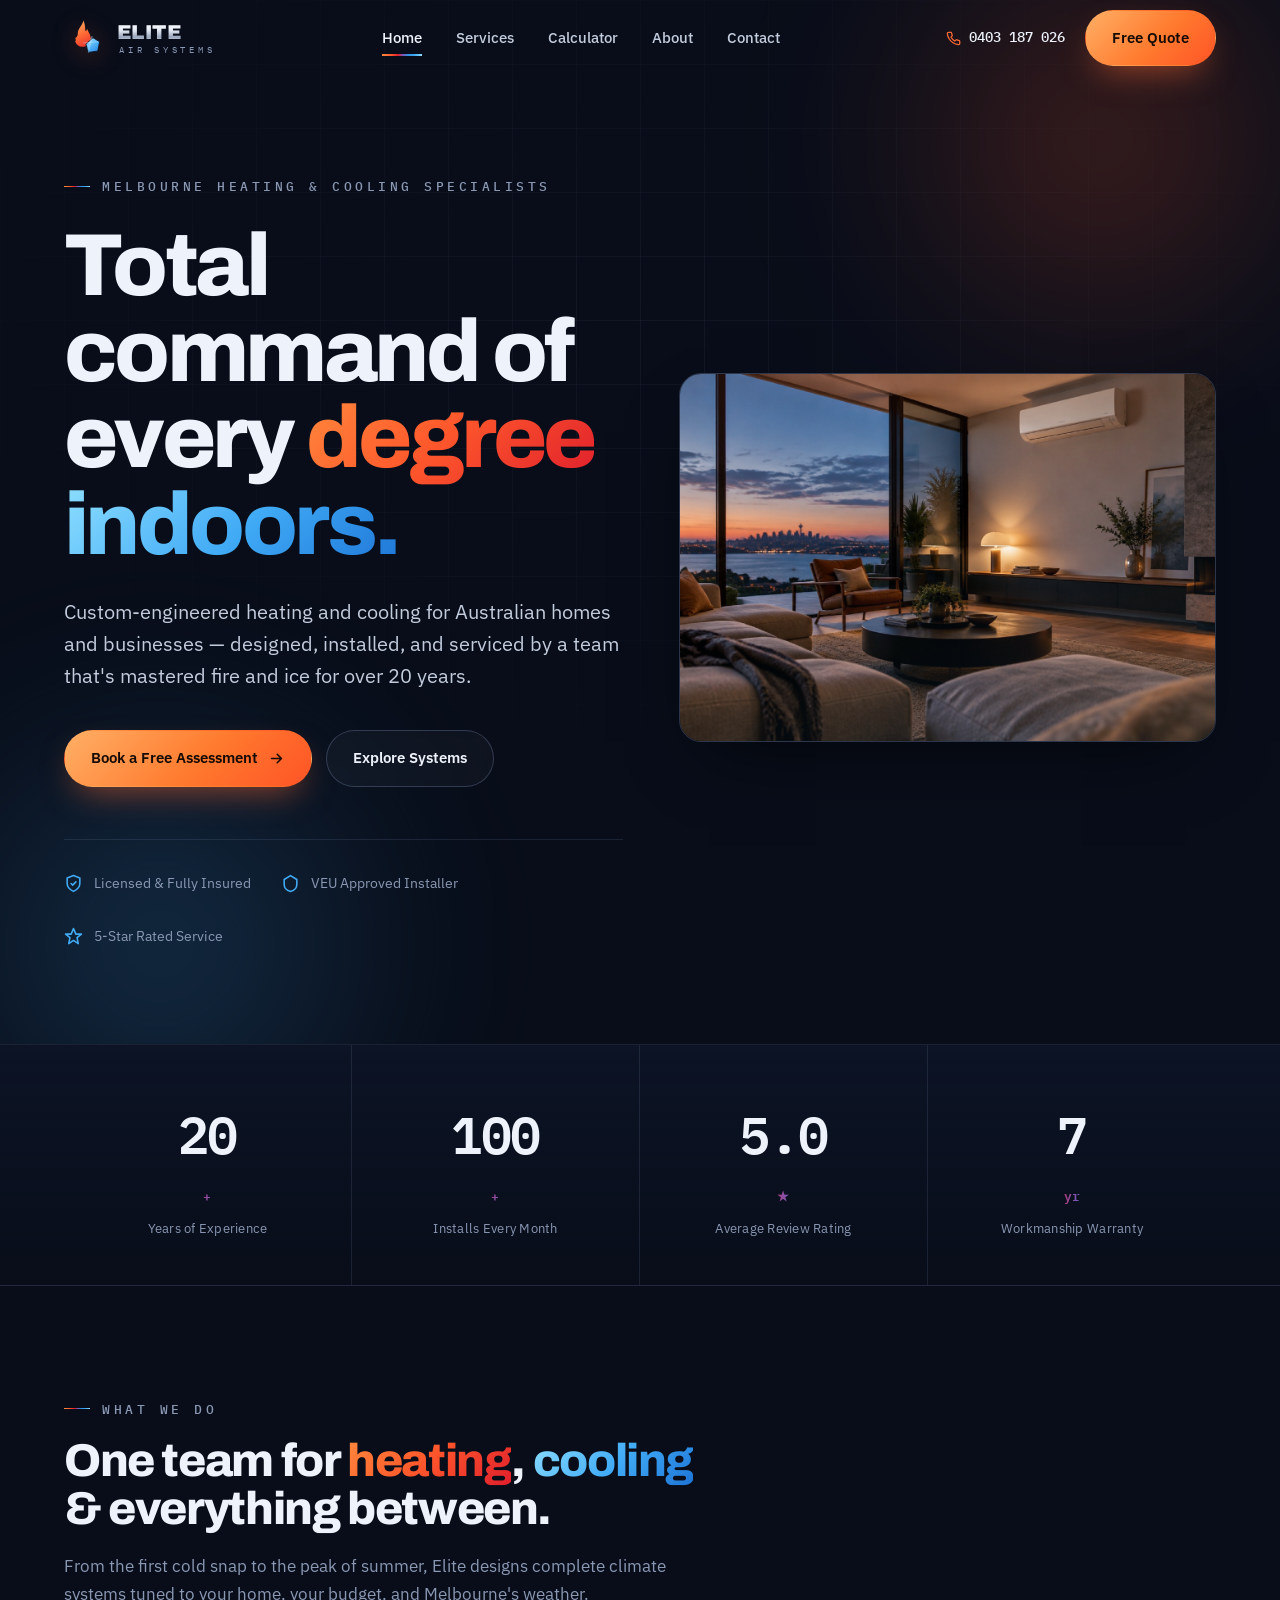
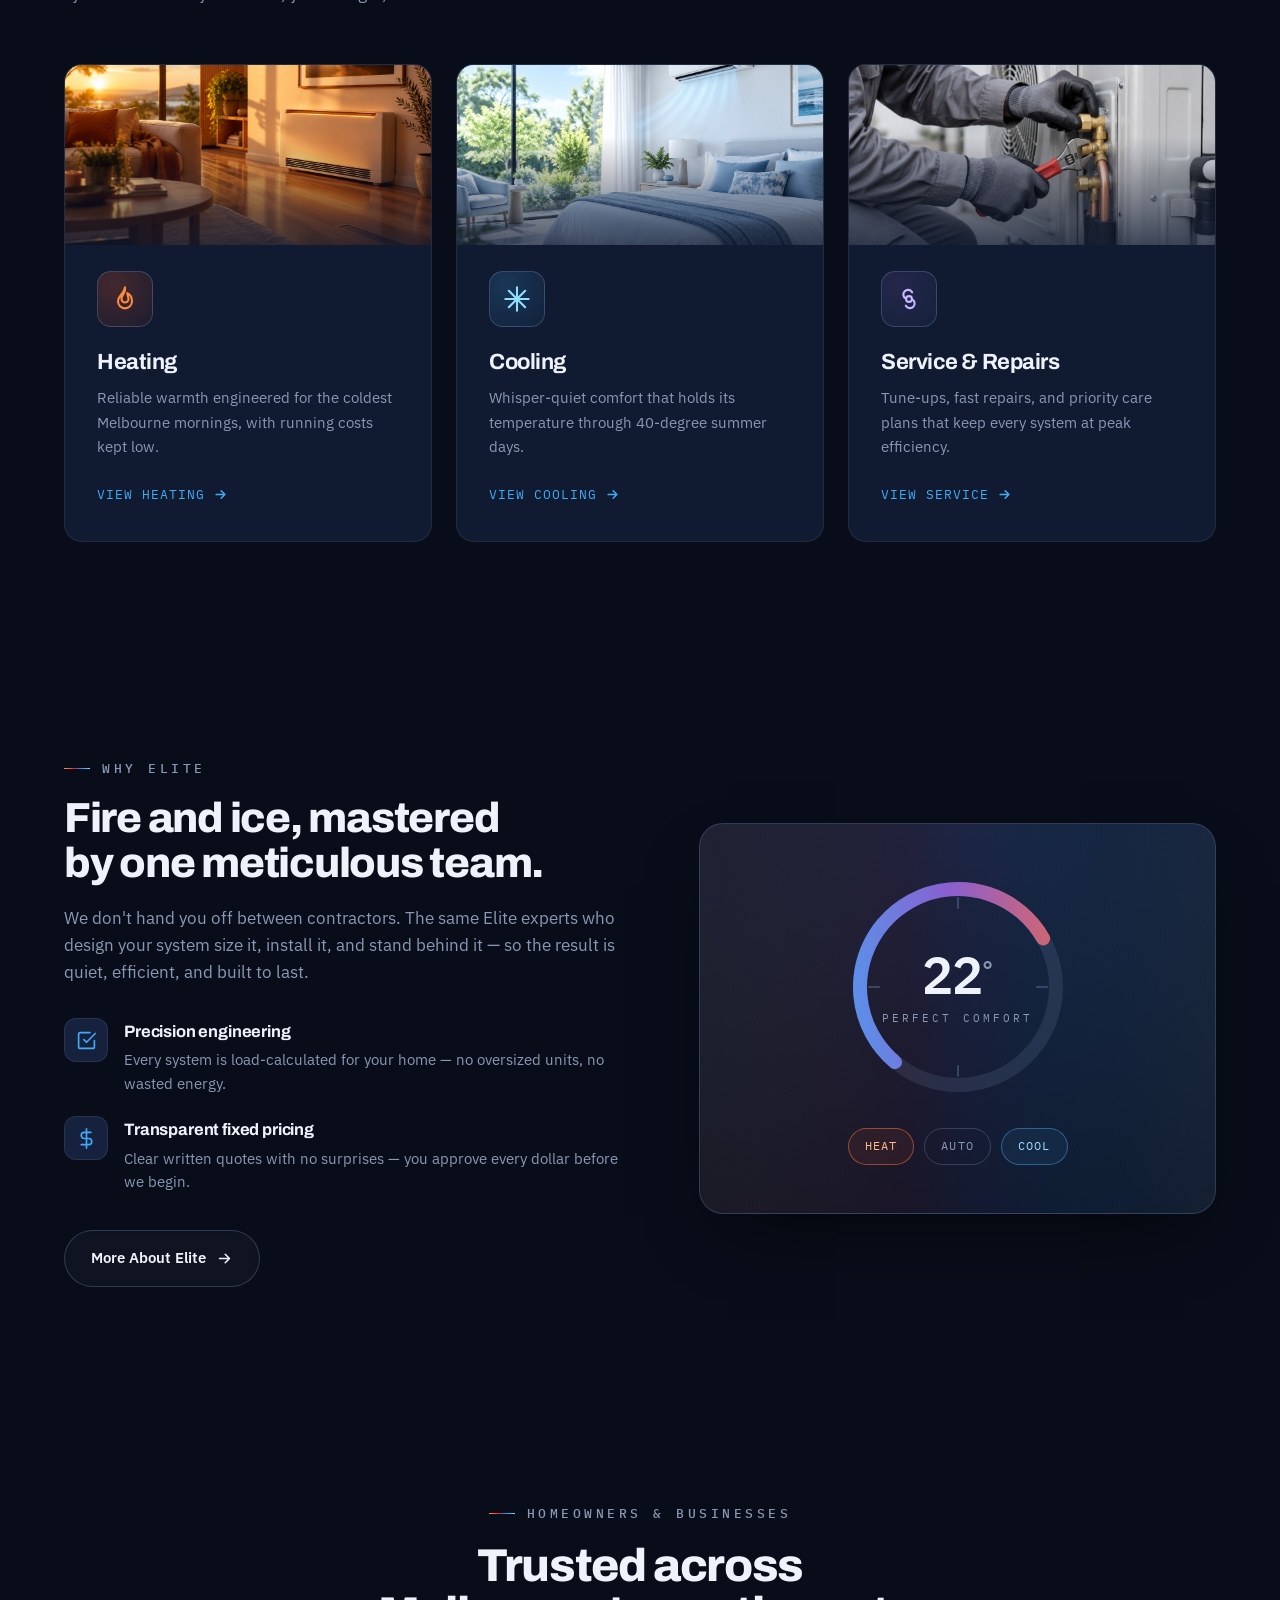
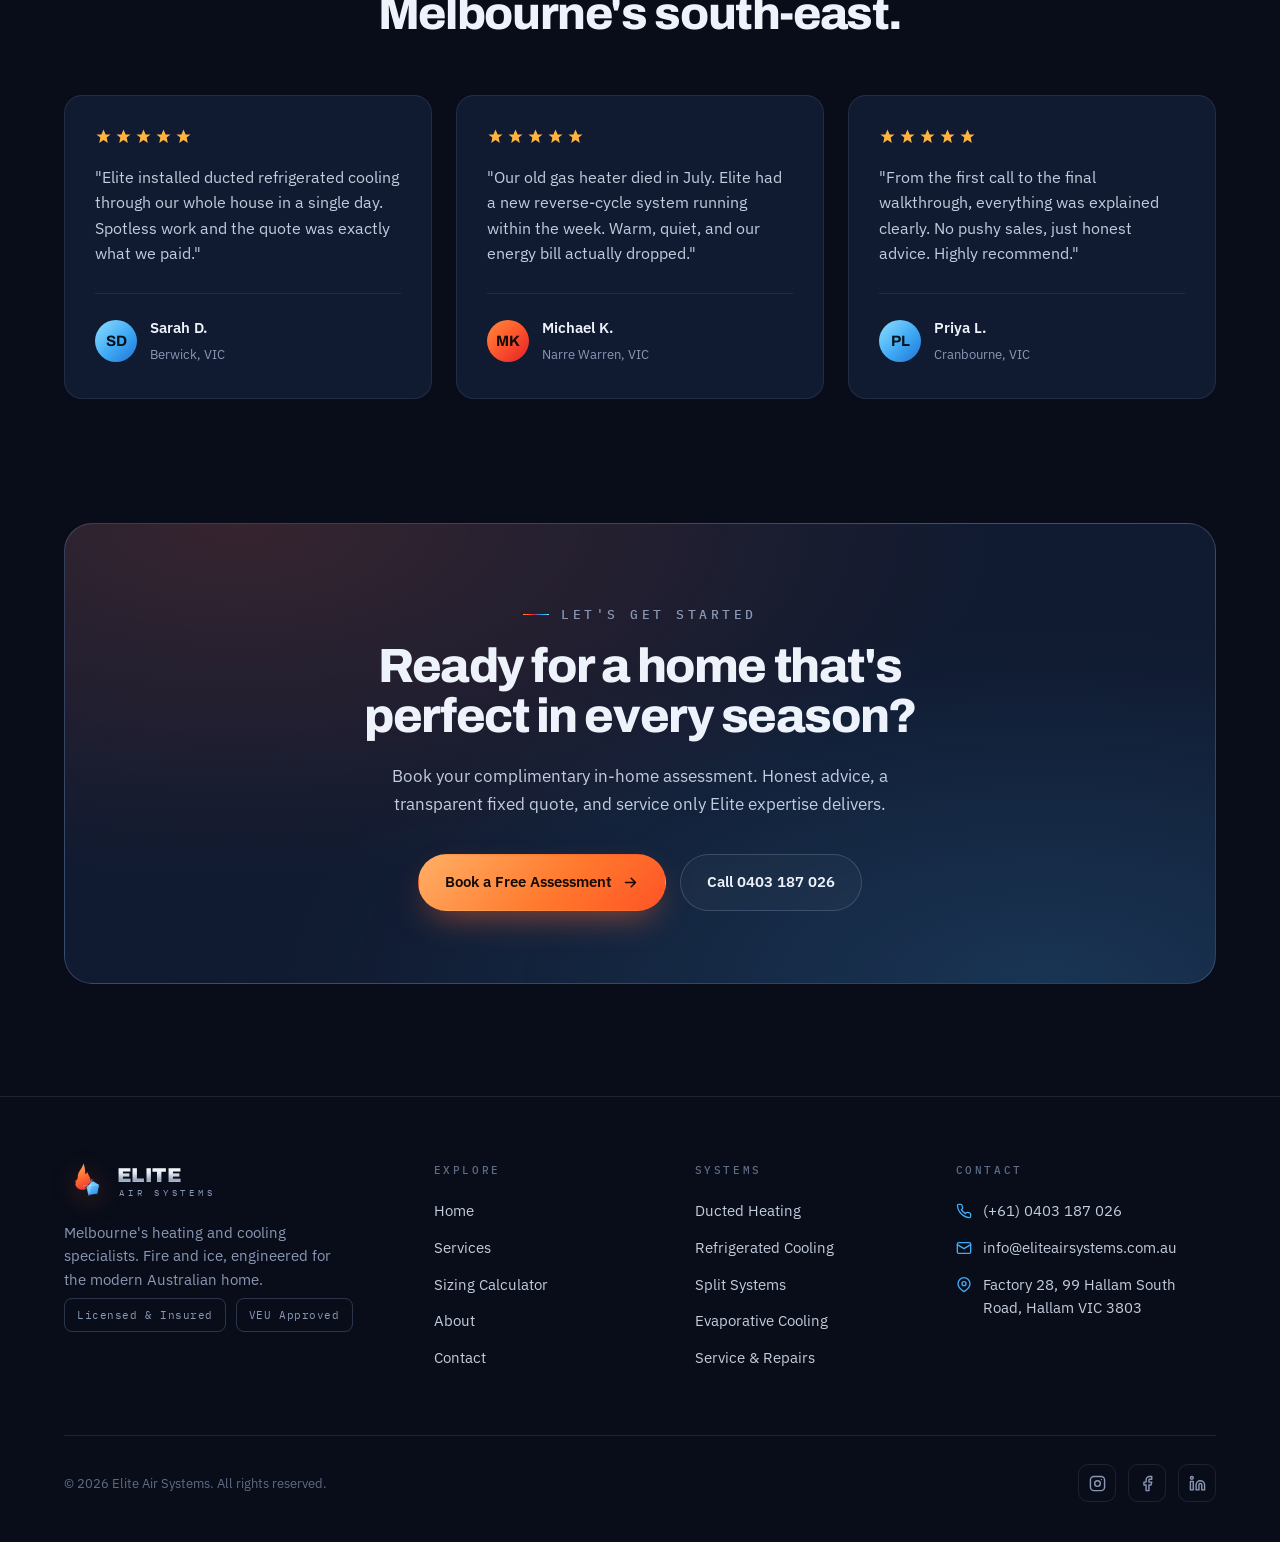
<file: index.html>
<!DOCTYPE html>
<html lang="en" class="no-js">
<head>
<meta charset="UTF-8" />
<meta name="viewport" content="width=device-width, initial-scale=1.0, viewport-fit=cover" />
<title>Elite Air Systems — Melbourne Heating &amp; Cooling</title>
<meta name="description" content="Melbourne's heating and cooling specialists. Custom-engineered HVAC systems for homes and businesses — designed, installed, and serviced by experts with 20+ years' experience." />
<link rel="preconnect" href="https://fonts.googleapis.com" />
<link rel="preconnect" href="https://fonts.gstatic.com" crossorigin />
<link href="https://fonts.googleapis.com/css2?family=Archivo:wght@500;600;700;800;900&family=IBM+Plex+Mono:wght@400;500;600&family=IBM+Plex+Sans:wght@400;500;600;700&display=swap" rel="stylesheet" />
<link rel="stylesheet" href="css/style.css" />
</head>
<body>

<header id="header">
  <div class="wrap nav">
    <a href="./" class="logo" aria-label="Elite Air Systems home">
      <svg class="logo-mark" viewBox="0 0 64 64" fill="none" xmlns="http://www.w3.org/2000/svg" aria-hidden="true">
        <defs>
          <linearGradient id="lf" x1="20" y1="4" x2="44" y2="52" gradientUnits="userSpaceOnUse"><stop stop-color="#ffb066"/><stop offset=".45" stop-color="#ff6a34"/><stop offset="1" stop-color="#e01f2c"/></linearGradient>
          <linearGradient id="li" x1="34" y1="30" x2="58" y2="60" gradientUnits="userSpaceOnUse"><stop stop-color="#bdeeff"/><stop offset=".5" stop-color="#4fb0f7"/><stop offset="1" stop-color="#1d74d6"/></linearGradient>
        </defs>
        <path d="M31 4c-2 9-9 12-9 22 0 3-2 5-4 6 1 2 1 4 0 6a13 13 0 0 0 25-4c0-8-4-11-6-17-1 4-3 5-3 2 0-6-1-11-3-15Z" fill="url(#lf)"/>
        <path d="M44 30l13 8-3 15-15 2-4-13 13-12Z" fill="url(#li)" stroke="#0b1222" stroke-width="1.4" stroke-linejoin="round"/>
        <path d="M44 30l-6 20M31 40l23-2M39 55l6-25" stroke="#d9f2ff" stroke-width="1" stroke-opacity=".55" stroke-linecap="round"/>
      </svg>
      <span class="logo-word"><b>ELITE</b><span>Air Systems</span></span>
    </a>
    <nav class="nav-links" aria-label="Primary">
      <a href="./" class="active">Home</a>
      <a href="services.html">Services</a>
      <a href="calculator.html">Calculator</a>
      <a href="about.html">About</a>
      <a href="contact.html">Contact</a>
    </nav>
    <div class="nav-cta">
      <a href="tel:+61403187026" class="nav-phone"><svg viewBox="0 0 24 24" fill="none" stroke="currentColor" stroke-width="2" stroke-linecap="round"><path d="M22 16.92v3a2 2 0 0 1-2.18 2 19.79 19.79 0 0 1-8.63-3.07 19.5 19.5 0 0 1-6-6 19.79 19.79 0 0 1-3.07-8.67A2 2 0 0 1 4.11 2h3a2 2 0 0 1 2 1.72c.13.96.36 1.9.7 2.81a2 2 0 0 1-.45 2.11L8.09 9.91a16 16 0 0 0 6 6l1.27-1.27a2 2 0 0 1 2.11-.45c.9.34 1.85.57 2.81.7A2 2 0 0 1 22 16.92Z"/></svg>0403 187 026</a>
      <a href="contact.html" class="btn btn-primary">Free Quote</a>
      <button class="hamburger" id="openMenu" aria-label="Open menu"><svg viewBox="0 0 24 24" fill="none" stroke="currentColor" stroke-width="2" stroke-linecap="round"><path d="M3 6h18M3 12h18M3 18h18"/></svg></button>
    </div>
  </div>
</header>

<div class="mobile-menu" id="mobileMenu">
  <button class="mm-close" id="closeMenu" aria-label="Close menu"><svg viewBox="0 0 24 24" fill="none" stroke="currentColor" stroke-width="2" stroke-linecap="round"><path d="M18 6 6 18M6 6l12 12"/></svg></button>
  <a href="./">Home</a>
  <a href="services.html">Services</a>
  <a href="calculator.html">Calculator</a>
  <a href="about.html">About</a>
  <a href="contact.html">Contact</a>
  <a href="contact.html" class="btn btn-primary">Get a Free Quote</a>
</div>

<!-- HERO -->
<section class="hero">
  <div class="hero-bg">
    <div class="grid-lines"></div>
    <div class="glow glow-fire"></div>
    <div class="glow glow-ice"></div>
  </div>
  <div class="wrap"><div class="hero-grid"><div class="hero-inner">
    <span class="eyebrow">Melbourne Heating &amp; Cooling Specialists</span>
    <h1>Total command of<br>every <span class="fire-text">degree</span> <span class="ice-text">indoors.</span></h1>
    <p class="lead">Custom-engineered heating and cooling for Australian homes and businesses — designed, installed, and serviced by a team that's mastered fire and ice for over 20 years.</p>
    <div class="hero-actions">
      <a href="contact.html" class="btn btn-primary">Book a Free Assessment <svg viewBox="0 0 24 24" fill="none" stroke="currentColor" stroke-width="2.2" stroke-linecap="round" stroke-linejoin="round"><path d="M5 12h14M13 6l6 6-6 6"/></svg></a>
      <a href="services.html" class="btn btn-ghost">Explore Systems</a>
    </div>
    <div class="hero-trust">
      <div class="trust-item"><svg viewBox="0 0 24 24" fill="none" stroke="currentColor" stroke-width="2" stroke-linecap="round" stroke-linejoin="round"><path d="M9 12l2 2 4-4"/><path d="M12 22s8-4 8-10V5l-8-3-8 3v7c0 6 8 10 8 10Z"/></svg> Licensed &amp; Fully Insured</div>
      <div class="trust-item"><svg viewBox="0 0 24 24" fill="none" stroke="currentColor" stroke-width="2" stroke-linecap="round" stroke-linejoin="round"><path d="M12 2 4 7v6c0 5 3.5 8 8 9 4.5-1 8-4 8-9V7l-8-5Z"/></svg> VEU Approved Installer</div>
      <div class="trust-item"><svg viewBox="0 0 24 24" fill="none" stroke="currentColor" stroke-width="2" stroke-linecap="round" stroke-linejoin="round"><path d="m12 2 3 7h7l-5.5 4.5L18 21l-6-4-6 4 1.5-7.5L2 9h7Z"/></svg> 5-Star Rated Service</div>
    </div>
    </div>
    <div class="hero-figure">
      <img src="images/hero-interior.jpg" alt="Modern Melbourne living room at dusk with a wall-mounted air conditioner and a glowing fireplace" />
    </div>
    </div></div>
</section>

<!-- STATS -->
<section class="stats">
  <div class="wrap"><div class="stats-grid">
    <div class="stat"><b>20<span class="dash">+</span></b><span>Years of Experience</span></div>
    <div class="stat"><b>100<span class="dash">+</span></b><span>Installs Every Month</span></div>
    <div class="stat"><b>5.0<span class="dash">★</span></b><span>Average Review Rating</span></div>
    <div class="stat"><b>7<span class="dash">yr</span></b><span>Workmanship Warranty</span></div>
  </div></div>
</section>

<!-- SERVICES TEASER -->
<section class="section">
  <div class="wrap">
    <div class="section-head reveal">
      <span class="eyebrow">What We Do</span>
      <h2>One team for <span class="fire-text">heating</span>, <span class="ice-text">cooling</span> &amp; everything between.</h2>
      <p>From the first cold snap to the peak of summer, Elite designs complete climate systems tuned to your home, your budget, and Melbourne's weather.</p>
    </div>
    <div class="services-grid">
      <a href="services.html#heating" class="svc fire reveal">
        <div class="svc-media"><img src="images/heating.jpg" alt="Warm modern living room with reverse-cycle heating" loading="lazy" /></div>
        <div class="svc-ico"><svg viewBox="0 0 24 24" fill="none" stroke="currentColor" stroke-width="1.8" stroke-linecap="round" stroke-linejoin="round"><path d="M12 2c1 5-3 6-3 10a3 3 0 0 0 6 0c0-2-1-3-1-5 2 1 4 3 4 7a6 6 0 1 1-12 0c0-5 5-6 6-12Z"/></svg></div>
        <h3>Heating</h3>
        <p>Reliable warmth engineered for the coldest Melbourne mornings, with running costs kept low.</p>
        <span class="svc-more">View heating <svg viewBox="0 0 24 24" fill="none" stroke="currentColor" stroke-width="2.4" stroke-linecap="round" stroke-linejoin="round"><path d="M5 12h14M13 6l6 6-6 6"/></svg></span>
      </a>
      <a href="services.html#cooling" class="svc ice reveal">
        <div class="svc-media"><img src="images/cooling.jpg" alt="Bright modern bedroom with a wall-mounted split-system air conditioner" loading="lazy" /></div>
        <div class="svc-ico"><svg viewBox="0 0 24 24" fill="none" stroke="currentColor" stroke-width="1.8" stroke-linecap="round" stroke-linejoin="round"><path d="M12 2v20M2 12h20M5 5l14 14M19 5 5 19"/></svg></div>
        <h3>Cooling</h3>
        <p>Whisper-quiet comfort that holds its temperature through 40-degree summer days.</p>
        <span class="svc-more">View cooling <svg viewBox="0 0 24 24" fill="none" stroke="currentColor" stroke-width="2.4" stroke-linecap="round" stroke-linejoin="round"><path d="M5 12h14M13 6l6 6-6 6"/></svg></span>
      </a>
      <a href="services.html#service" class="svc dual reveal">
        <div class="svc-media"><img src="images/service.jpg" alt="HVAC technician servicing an air conditioning condenser unit" loading="lazy" /></div>
        <div class="svc-ico"><svg viewBox="0 0 24 24" fill="none" stroke="currentColor" stroke-width="1.8" stroke-linecap="round" stroke-linejoin="round"><path d="M14.7 6.3a4 4 0 1 0-5.4 5.4M9.3 17.7a4 4 0 1 0 5.4-5.4"/><circle cx="12" cy="12" r="2.5"/></svg></div>
        <h3>Service &amp; Repairs</h3>
        <p>Tune-ups, fast repairs, and priority care plans that keep every system at peak efficiency.</p>
        <span class="svc-more">View service <svg viewBox="0 0 24 24" fill="none" stroke="currentColor" stroke-width="2.4" stroke-linecap="round" stroke-linejoin="round"><path d="M5 12h14M13 6l6 6-6 6"/></svg></span>
      </a>
    </div>
  </div>
</section>

<!-- WHY TEASER -->
<section class="section">
  <div class="wrap feature">
    <div class="copy reveal">
      <span class="eyebrow">Why Elite</span>
      <h2>Fire and ice, mastered by one meticulous team.</h2>
      <p>We don't hand you off between contractors. The same Elite experts who design your system size it, install it, and stand behind it — so the result is quiet, efficient, and built to last.</p>
      <ul class="feature-points">
        <li><div class="fp-ico"><svg viewBox="0 0 24 24" fill="none" stroke="currentColor" stroke-width="1.9" stroke-linecap="round" stroke-linejoin="round"><path d="M9 11l3 3L22 4"/><path d="M21 12v7a2 2 0 0 1-2 2H5a2 2 0 0 1-2-2V5a2 2 0 0 1 2-2h11"/></svg></div><div><b>Precision engineering</b><span>Every system is load-calculated for your home — no oversized units, no wasted energy.</span></div></li>
        <li><div class="fp-ico"><svg viewBox="0 0 24 24" fill="none" stroke="currentColor" stroke-width="1.9" stroke-linecap="round" stroke-linejoin="round"><path d="M12 1v22M17 5H9.5a3.5 3.5 0 0 0 0 7h5a3.5 3.5 0 0 1 0 7H6"/></svg></div><div><b>Transparent fixed pricing</b><span>Clear written quotes with no surprises — you approve every dollar before we begin.</span></div></li>
      </ul>
      <a href="about.html" class="btn btn-ghost">More About Elite <svg viewBox="0 0 24 24" fill="none" stroke="currentColor" stroke-width="2.2" stroke-linecap="round" stroke-linejoin="round"><path d="M5 12h14M13 6l6 6-6 6"/></svg></a>
    </div>
    <div class="dial-panel reveal">
      <div class="dial-wrap">
        <svg viewBox="0 0 230 230" width="230" height="230" aria-hidden="true">
          <defs><linearGradient id="ring" x1="0" y1="0" x2="230" y2="230" gradientUnits="userSpaceOnUse"><stop stop-color="#ff6a34"/><stop offset=".5" stop-color="#8a5fd0"/><stop offset="1" stop-color="#42abf6"/></linearGradient></defs>
          <circle cx="115" cy="115" r="98" fill="none" stroke="rgba(140,160,200,.14)" stroke-width="14"/>
          <circle cx="115" cy="115" r="98" fill="none" stroke="url(#ring)" stroke-width="14" stroke-linecap="round" stroke-dasharray="462" stroke-dashoffset="120" transform="rotate(130 115 115)"/>
          <g stroke="rgba(140,160,200,.3)" stroke-width="2" stroke-linecap="round"><line x1="115" y1="26" x2="115" y2="36"/><line x1="204" y1="115" x2="194" y2="115"/><line x1="115" y1="204" x2="115" y2="194"/><line x1="26" y1="115" x2="36" y2="115"/></g>
        </svg>
        <div class="dial-read"><div class="temp">22<sup>°</sup></div><div class="label">Perfect Comfort</div></div>
      </div>
      <div class="dial-modes"><span class="mode-chip active-fire">Heat</span><span class="mode-chip">Auto</span><span class="mode-chip active-ice">Cool</span></div>
    </div>
  </div>
</section>

<!-- REVIEWS TEASER -->
<section class="section">
  <div class="wrap">
    <div class="section-head center reveal">
      <span class="eyebrow center">Homeowners &amp; Businesses</span>
      <h2>Trusted across Melbourne's south-east.</h2>
    </div>
    <div class="reviews-grid">
      <article class="review reveal"><div class="stars"><svg viewBox="0 0 24 24" fill="currentColor"><path d="m12 2 3 7h7l-5.5 4.5L18 21l-6-4-6 4 1.5-7.5L2 9h7Z"/></svg><svg viewBox="0 0 24 24" fill="currentColor"><path d="m12 2 3 7h7l-5.5 4.5L18 21l-6-4-6 4 1.5-7.5L2 9h7Z"/></svg><svg viewBox="0 0 24 24" fill="currentColor"><path d="m12 2 3 7h7l-5.5 4.5L18 21l-6-4-6 4 1.5-7.5L2 9h7Z"/></svg><svg viewBox="0 0 24 24" fill="currentColor"><path d="m12 2 3 7h7l-5.5 4.5L18 21l-6-4-6 4 1.5-7.5L2 9h7Z"/></svg><svg viewBox="0 0 24 24" fill="currentColor"><path d="m12 2 3 7h7l-5.5 4.5L18 21l-6-4-6 4 1.5-7.5L2 9h7Z"/></svg></div><p>"Elite installed ducted refrigerated cooling through our whole house in a single day. Spotless work and the quote was exactly what we paid."</p><div class="who"><div class="avatar">SD</div><div><b>Sarah D.</b><span>Berwick, VIC</span></div></div></article>
      <article class="review reveal"><div class="stars"><svg viewBox="0 0 24 24" fill="currentColor"><path d="m12 2 3 7h7l-5.5 4.5L18 21l-6-4-6 4 1.5-7.5L2 9h7Z"/></svg><svg viewBox="0 0 24 24" fill="currentColor"><path d="m12 2 3 7h7l-5.5 4.5L18 21l-6-4-6 4 1.5-7.5L2 9h7Z"/></svg><svg viewBox="0 0 24 24" fill="currentColor"><path d="m12 2 3 7h7l-5.5 4.5L18 21l-6-4-6 4 1.5-7.5L2 9h7Z"/></svg><svg viewBox="0 0 24 24" fill="currentColor"><path d="m12 2 3 7h7l-5.5 4.5L18 21l-6-4-6 4 1.5-7.5L2 9h7Z"/></svg><svg viewBox="0 0 24 24" fill="currentColor"><path d="m12 2 3 7h7l-5.5 4.5L18 21l-6-4-6 4 1.5-7.5L2 9h7Z"/></svg></div><p>"Our old gas heater died in July. Elite had a new reverse-cycle system running within the week. Warm, quiet, and our energy bill actually dropped."</p><div class="who"><div class="avatar">MK</div><div><b>Michael K.</b><span>Narre Warren, VIC</span></div></div></article>
      <article class="review reveal"><div class="stars"><svg viewBox="0 0 24 24" fill="currentColor"><path d="m12 2 3 7h7l-5.5 4.5L18 21l-6-4-6 4 1.5-7.5L2 9h7Z"/></svg><svg viewBox="0 0 24 24" fill="currentColor"><path d="m12 2 3 7h7l-5.5 4.5L18 21l-6-4-6 4 1.5-7.5L2 9h7Z"/></svg><svg viewBox="0 0 24 24" fill="currentColor"><path d="m12 2 3 7h7l-5.5 4.5L18 21l-6-4-6 4 1.5-7.5L2 9h7Z"/></svg><svg viewBox="0 0 24 24" fill="currentColor"><path d="m12 2 3 7h7l-5.5 4.5L18 21l-6-4-6 4 1.5-7.5L2 9h7Z"/></svg><svg viewBox="0 0 24 24" fill="currentColor"><path d="m12 2 3 7h7l-5.5 4.5L18 21l-6-4-6 4 1.5-7.5L2 9h7Z"/></svg></div><p>"From the first call to the final walkthrough, everything was explained clearly. No pushy sales, just honest advice. Highly recommend."</p><div class="who"><div class="avatar">PL</div><div><b>Priya L.</b><span>Cranbourne, VIC</span></div></div></article>
    </div>
  </div>
</section>

<!-- CTA -->
<section class="section" style="padding-top:20px;">
  <div class="wrap"><div class="cta-band reveal">
    <span class="eyebrow center">Let's Get Started</span>
    <h2>Ready for a home that's perfect in every season?</h2>
    <p>Book your complimentary in-home assessment. Honest advice, a transparent fixed quote, and service only Elite expertise delivers.</p>
    <div class="hero-actions">
      <a href="contact.html" class="btn btn-primary">Book a Free Assessment <svg viewBox="0 0 24 24" fill="none" stroke="currentColor" stroke-width="2.2" stroke-linecap="round" stroke-linejoin="round"><path d="M5 12h14M13 6l6 6-6 6"/></svg></a>
      <a href="tel:+61403187026" class="btn btn-ghost">Call 0403 187 026</a>
    </div>
  </div></div>
</section>

<!-- FOOTER -->
<footer>
  <div class="wrap">
    <div class="foot-grid">
      <div class="foot-brand">
        <a href="./" class="logo" aria-label="Elite Air Systems home">
          <svg class="logo-mark" viewBox="0 0 64 64" fill="none" xmlns="http://www.w3.org/2000/svg" aria-hidden="true">
            <defs><linearGradient id="lf2" x1="20" y1="4" x2="44" y2="52" gradientUnits="userSpaceOnUse"><stop stop-color="#ffb066"/><stop offset=".45" stop-color="#ff6a34"/><stop offset="1" stop-color="#e01f2c"/></linearGradient><linearGradient id="li2" x1="34" y1="30" x2="58" y2="60" gradientUnits="userSpaceOnUse"><stop stop-color="#bdeeff"/><stop offset=".5" stop-color="#4fb0f7"/><stop offset="1" stop-color="#1d74d6"/></linearGradient></defs>
            <path d="M31 4c-2 9-9 12-9 22 0 3-2 5-4 6 1 2 1 4 0 6a13 13 0 0 0 25-4c0-8-4-11-6-17-1 4-3 5-3 2 0-6-1-11-3-15Z" fill="url(#lf2)"/>
            <path d="M44 30l13 8-3 15-15 2-4-13 13-12Z" fill="url(#li2)" stroke="#0b1222" stroke-width="1.4" stroke-linejoin="round"/>
            <path d="M44 30l-6 20M31 40l23-2M39 55l6-25" stroke="#d9f2ff" stroke-width="1" stroke-opacity=".55" stroke-linecap="round"/>
          </svg>
          <span class="logo-word"><b>ELITE</b><span>Air Systems</span></span>
        </a>
        <p>Melbourne's heating and cooling specialists. Fire and ice, engineered for the modern Australian home.</p>
        <div class="foot-badges"><span class="badge">Licensed &amp; Insured</span><span class="badge">VEU Approved</span></div>
      </div>
      <div class="foot-col"><h5>Explore</h5><a href="./">Home</a><a href="services.html">Services</a><a href="calculator.html">Sizing Calculator</a><a href="about.html">About</a><a href="contact.html">Contact</a></div>
      <div class="foot-col"><h5>Systems</h5><a href="services.html#heating">Ducted Heating</a><a href="services.html#cooling">Refrigerated Cooling</a><a href="services.html#cooling">Split Systems</a><a href="services.html#cooling">Evaporative Cooling</a><a href="services.html#service">Service &amp; Repairs</a></div>
      <div class="foot-col foot-contact"><h5>Contact</h5>
        <a href="tel:+61403187026"><svg viewBox="0 0 24 24" fill="none" stroke="currentColor" stroke-width="2" stroke-linecap="round" stroke-linejoin="round"><path d="M22 16.92v3a2 2 0 0 1-2.18 2 19.79 19.79 0 0 1-8.63-3.07 19.5 19.5 0 0 1-6-6 19.79 19.79 0 0 1-3.07-8.67A2 2 0 0 1 4.11 2h3a2 2 0 0 1 2 1.72c.13.96.36 1.9.7 2.81a2 2 0 0 1-.45 2.11L8.09 9.91a16 16 0 0 0 6 6l1.27-1.27a2 2 0 0 1 2.11-.45c.9.34 1.85.57 2.81.7A2 2 0 0 1 22 16.92Z"/></svg> (+61) 0403 187 026</a>
        <a href="mailto:info@eliteairsystems.com.au"><svg viewBox="0 0 24 24" fill="none" stroke="currentColor" stroke-width="2" stroke-linecap="round" stroke-linejoin="round"><rect x="2" y="4" width="20" height="16" rx="2"/><path d="m22 7-10 6L2 7"/></svg> info@eliteairsystems.com.au</a>
        <a href="https://maps.google.com/?q=99+Hallam+South+Road+Hallam+VIC+3803" target="_blank" rel="noopener"><svg viewBox="0 0 24 24" fill="none" stroke="currentColor" stroke-width="2" stroke-linecap="round" stroke-linejoin="round"><path d="M21 10c0 6-9 12-9 12s-9-6-9-12a9 9 0 0 1 18 0Z"/><circle cx="12" cy="10" r="3"/></svg> Factory 28, 99 Hallam South Road, Hallam VIC 3803</a>
      </div>
    </div>
    <div class="foot-bottom">
      <p>© 2026 Elite Air Systems. All rights reserved.</p>
      <div class="socials">
        <a href="#" aria-label="Instagram"><svg viewBox="0 0 24 24" fill="none" stroke="currentColor" stroke-width="2"><rect x="2" y="2" width="20" height="20" rx="5"/><circle cx="12" cy="12" r="4"/><circle cx="17.5" cy="6.5" r="1" fill="currentColor" stroke="none"/></svg></a>
        <a href="#" aria-label="Facebook"><svg viewBox="0 0 24 24" fill="none" stroke="currentColor" stroke-width="2" stroke-linecap="round" stroke-linejoin="round"><path d="M18 2h-3a5 5 0 0 0-5 5v3H7v4h3v8h4v-8h3l1-4h-4V7a1 1 0 0 1 1-1h3Z"/></svg></a>
        <a href="#" aria-label="LinkedIn"><svg viewBox="0 0 24 24" fill="none" stroke="currentColor" stroke-width="2" stroke-linecap="round" stroke-linejoin="round"><path d="M16 8a6 6 0 0 1 6 6v7h-4v-7a2 2 0 0 0-4 0v7h-4v-7a6 6 0 0 1 6-6ZM2 9h4v12H2zM4 2a2 2 0 1 0 0 4 2 2 0 0 0 0-4Z"/></svg></a>
      </div>
    </div>
  </div>
</footer>

<script src="js/main.js"></script>
</body>
</html>
</file>
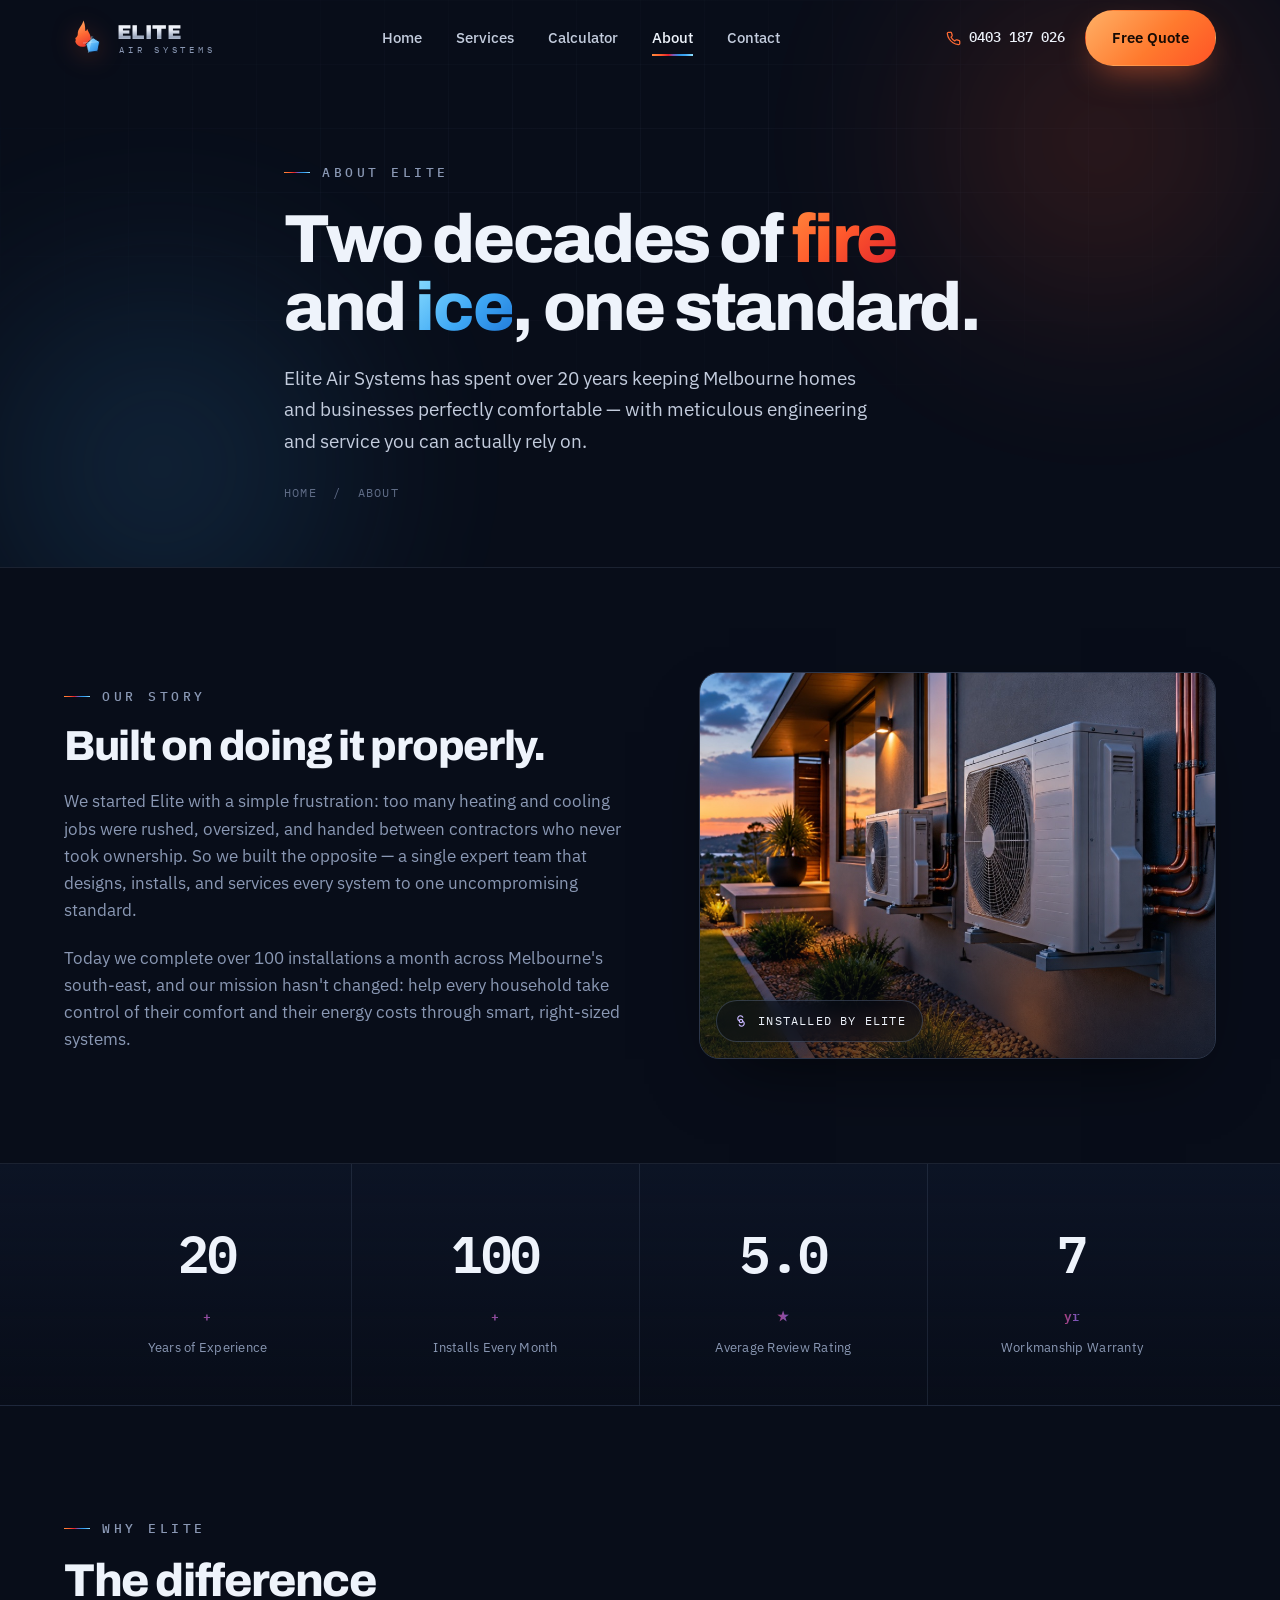
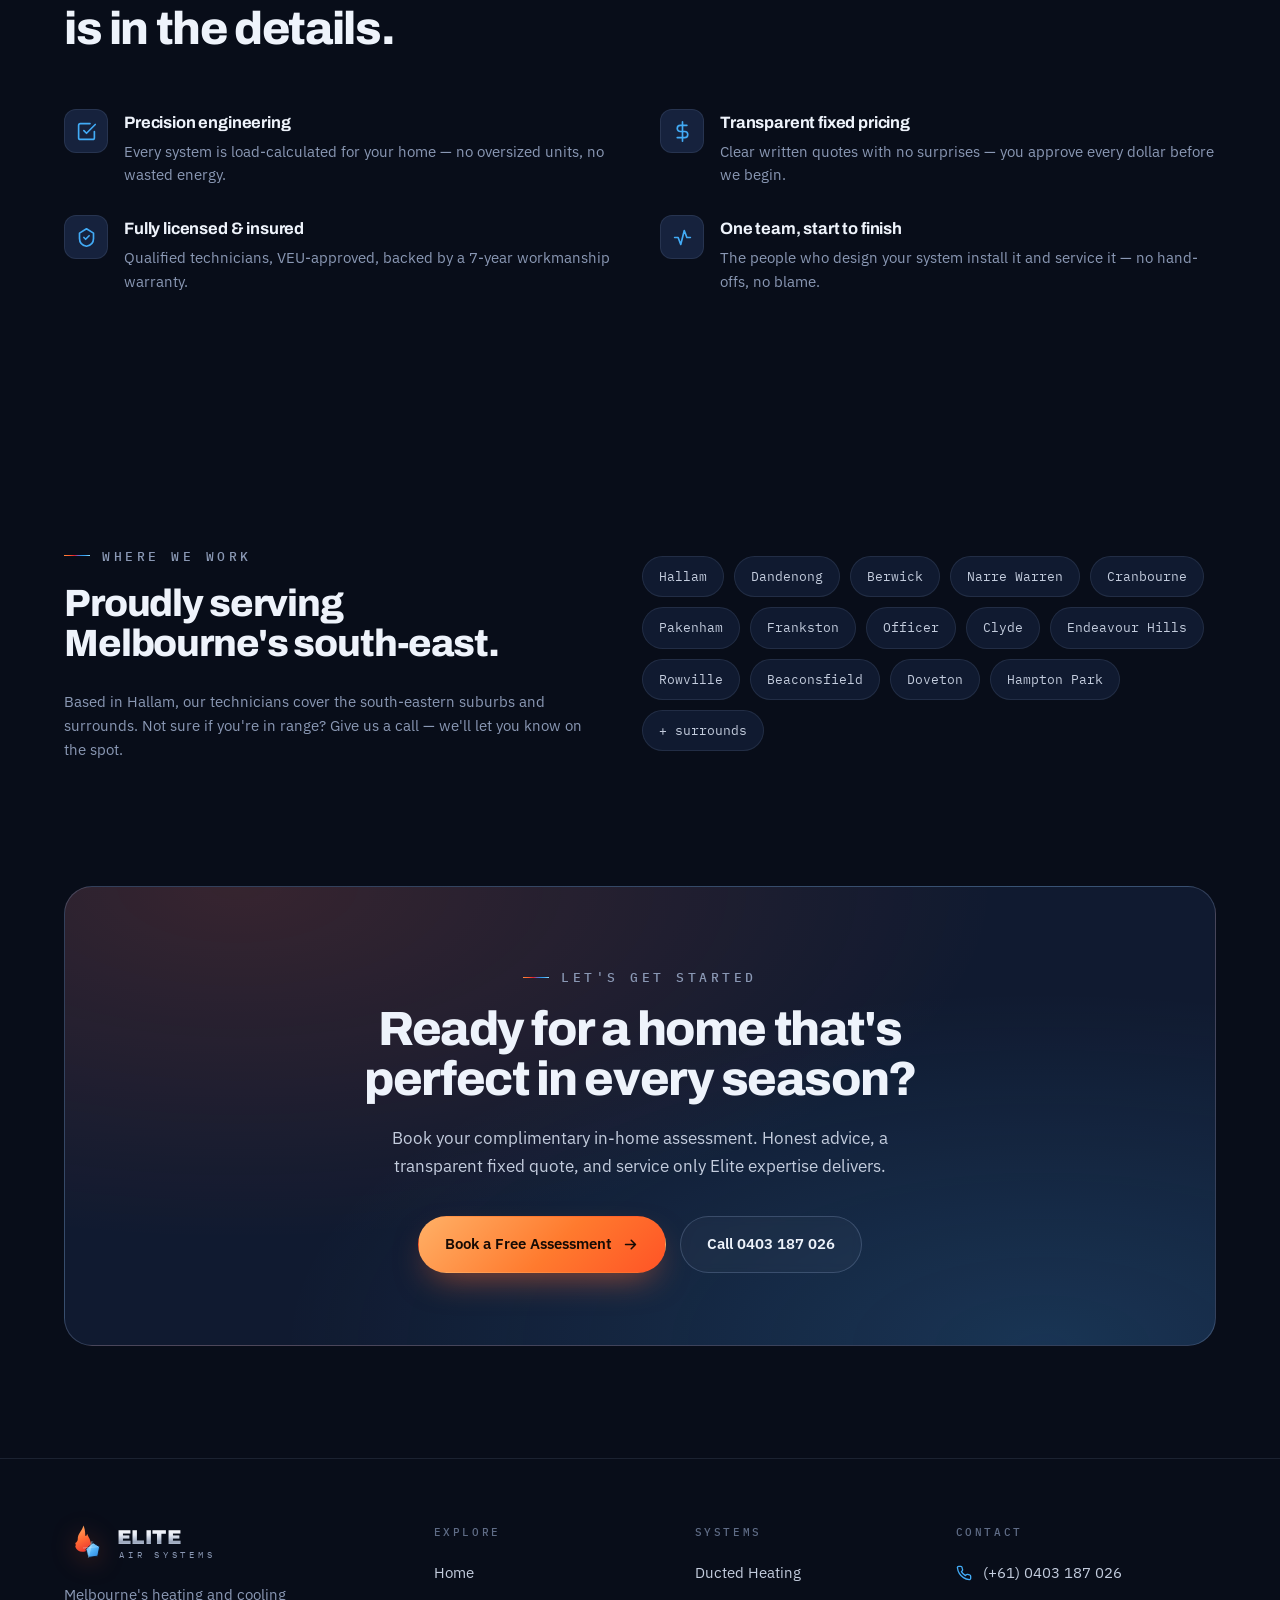
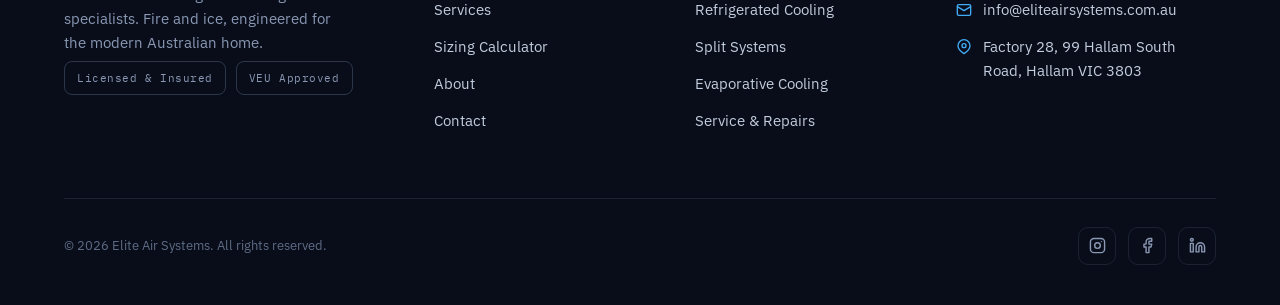
<file: about.html>
<!DOCTYPE html>
<html lang="en" class="no-js">
<head>
<meta charset="UTF-8" />
<meta name="viewport" content="width=device-width, initial-scale=1.0, viewport-fit=cover" />
<title>About — Elite Air Systems</title>
<meta name="description" content="Over 20 years keeping Melbourne comfortable. Meet Elite Air Systems — one expert team designing, installing and servicing heating and cooling to a single high standard." />
<link rel="preconnect" href="https://fonts.googleapis.com" />
<link rel="preconnect" href="https://fonts.gstatic.com" crossorigin />
<link href="https://fonts.googleapis.com/css2?family=Archivo:wght@500;600;700;800;900&family=IBM+Plex+Mono:wght@400;500;600&family=IBM+Plex+Sans:wght@400;500;600;700&display=swap" rel="stylesheet" />
<link rel="stylesheet" href="css/style.css" />
</head>
<body>

<header id="header">
  <div class="wrap nav">
    <a href="index.html" class="logo" aria-label="Elite Air Systems home">
      <svg class="logo-mark" viewBox="0 0 64 64" fill="none" xmlns="http://www.w3.org/2000/svg" aria-hidden="true">
        <defs>
          <linearGradient id="hf" x1="20" y1="4" x2="44" y2="52" gradientUnits="userSpaceOnUse"><stop stop-color="#ffb066"/><stop offset=".45" stop-color="#ff6a34"/><stop offset="1" stop-color="#e01f2c"/></linearGradient>
          <linearGradient id="hi" x1="34" y1="30" x2="58" y2="60" gradientUnits="userSpaceOnUse"><stop stop-color="#bdeeff"/><stop offset=".5" stop-color="#4fb0f7"/><stop offset="1" stop-color="#1d74d6"/></linearGradient>
        </defs>
        <path d="M31 4c-2 9-9 12-9 22 0 3-2 5-4 6 1 2 1 4 0 6a13 13 0 0 0 25-4c0-8-4-11-6-17-1 4-3 5-3 2 0-6-1-11-3-15Z" fill="url(#hf)"/>
        <path d="M44 30l13 8-3 15-15 2-4-13 13-12Z" fill="url(#hi)" stroke="#0b1222" stroke-width="1.4" stroke-linejoin="round"/>
        <path d="M44 30l-6 20M31 40l23-2M39 55l6-25" stroke="#d9f2ff" stroke-width="1" stroke-opacity=".55" stroke-linecap="round"/>
      </svg>
      <span class="logo-word"><b>ELITE</b><span>Air Systems</span></span>
    </a>
    <nav class="nav-links" aria-label="Primary">
      <a href="index.html">Home</a>
      <a href="services.html">Services</a>
      <a href="calculator.html">Calculator</a>
      <a href="about.html" class="active">About</a>
      <a href="contact.html">Contact</a>
    </nav>
    <div class="nav-cta">
      <a href="tel:+61403187026" class="nav-phone"><svg viewBox="0 0 24 24" fill="none" stroke="currentColor" stroke-width="2" stroke-linecap="round"><path d="M22 16.92v3a2 2 0 0 1-2.18 2 19.79 19.79 0 0 1-8.63-3.07 19.5 19.5 0 0 1-6-6 19.79 19.79 0 0 1-3.07-8.67A2 2 0 0 1 4.11 2h3a2 2 0 0 1 2 1.72c.13.96.36 1.9.7 2.81a2 2 0 0 1-.45 2.11L8.09 9.91a16 16 0 0 0 6 6l1.27-1.27a2 2 0 0 1 2.11-.45c.9.34 1.85.57 2.81.7A2 2 0 0 1 22 16.92Z"/></svg>0403 187 026</a>
      <a href="contact.html" class="btn btn-primary">Free Quote</a>
      <button class="hamburger" id="openMenu" aria-label="Open menu"><svg viewBox="0 0 24 24" fill="none" stroke="currentColor" stroke-width="2" stroke-linecap="round"><path d="M3 6h18M3 12h18M3 18h18"/></svg></button>
    </div>
  </div>
</header>

<div class="mobile-menu" id="mobileMenu">
  <button class="mm-close" id="closeMenu" aria-label="Close menu"><svg viewBox="0 0 24 24" fill="none" stroke="currentColor" stroke-width="2" stroke-linecap="round"><path d="M18 6 6 18M6 6l12 12"/></svg></button>
  <a href="index.html">Home</a>
  <a href="services.html">Services</a>
  <a href="calculator.html">Calculator</a>
  <a href="about.html">About</a>
  <a href="contact.html">Contact</a>
  <a href="contact.html" class="btn btn-primary">Get a Free Quote</a>
</div>

<section class="page-hero">
  <div class="hero-bg"><div class="grid-lines"></div><div class="glow glow-fire"></div><div class="glow glow-ice"></div></div>
  <div class="wrap page-hero-inner">
    <span class="eyebrow">About Elite</span>
    <h1>Two decades of <span class="fire-text">fire</span> and <span class="ice-text">ice</span>, one standard.</h1>
    <p>Elite Air Systems has spent over 20 years keeping Melbourne homes and businesses perfectly comfortable — with meticulous engineering and service you can actually rely on.</p>
    <div class="crumbs"><a href="index.html">Home</a> &nbsp;/&nbsp; About</div>
  </div>
</section><section class="section">
  <div class="wrap feature">
    <div class="copy reveal">
      <span class="eyebrow">Our Story</span>
      <h2>Built on doing it properly.</h2>
      <p>We started Elite with a simple frustration: too many heating and cooling jobs were rushed, oversized, and handed between contractors who never took ownership. So we built the opposite — a single expert team that designs, installs, and services every system to one uncompromising standard.</p>
      <p>Today we complete over 100 installations a month across Melbourne's south-east, and our mission hasn't changed: help every household take control of their comfort and their energy costs through smart, right-sized systems.</p>
    </div>
    <div class="media-panel reveal">
      <img src="images/outdoor-units.jpg" alt="Neatly installed outdoor air-conditioning condenser units on a modern home" loading="lazy" />
      <span class="media-tag dual"><svg viewBox="0 0 24 24" fill="none" stroke="currentColor" stroke-width="1.8" stroke-linecap="round" stroke-linejoin="round"><path d="M14.7 6.3a4 4 0 1 0-5.4 5.4M9.3 17.7a4 4 0 1 0 5.4-5.4"/><circle cx="12" cy="12" r="2.5"/></svg> Installed by Elite</span>
    </div>
  </div>
</section><section class="stats"><div class="wrap"><div class="stats-grid">
    <div class="stat"><b>20<span class="dash">+</span></b><span>Years of Experience</span></div>
    <div class="stat"><b>100<span class="dash">+</span></b><span>Installs Every Month</span></div>
    <div class="stat"><b>5.0<span class="dash">&#9733;</span></b><span>Average Review Rating</span></div>
    <div class="stat"><b>7<span class="dash">yr</span></b><span>Workmanship Warranty</span></div>
</div></div></section><section class="section">
  <div class="wrap">
    <div class="section-head reveal"><span class="eyebrow">Why Elite</span><h2>The difference is in the details.</h2></div>
    <ul class="feature-points reveal" style="grid-template-columns:1fr 1fr;gap:28px 40px;">
      <li><div class="fp-ico"><svg viewBox="0 0 24 24" fill="none" stroke="currentColor" stroke-width="1.9" stroke-linecap="round" stroke-linejoin="round"><path d="M9 11l3 3L22 4"/><path d="M21 12v7a2 2 0 0 1-2 2H5a2 2 0 0 1-2-2V5a2 2 0 0 1 2-2h11"/></svg></div><div><b>Precision engineering</b><span>Every system is load-calculated for your home — no oversized units, no wasted energy.</span></div></li>
      <li><div class="fp-ico"><svg viewBox="0 0 24 24" fill="none" stroke="currentColor" stroke-width="1.9" stroke-linecap="round" stroke-linejoin="round"><path d="M12 1v22M17 5H9.5a3.5 3.5 0 0 0 0 7h5a3.5 3.5 0 0 1 0 7H6"/></svg></div><div><b>Transparent fixed pricing</b><span>Clear written quotes with no surprises — you approve every dollar before we begin.</span></div></li>
      <li><div class="fp-ico"><svg viewBox="0 0 24 24" fill="none" stroke="currentColor" stroke-width="1.9" stroke-linecap="round" stroke-linejoin="round"><path d="M12 2 4 7v6c0 5 3.5 8 8 9 4.5-1 8-4 8-9V7l-8-5Z"/><path d="M9 12l2 2 4-4"/></svg></div><div><b>Fully licensed &amp; insured</b><span>Qualified technicians, VEU-approved, backed by a 7-year workmanship warranty.</span></div></li>
      <li><div class="fp-ico"><svg viewBox="0 0 24 24" fill="none" stroke="currentColor" stroke-width="1.9" stroke-linecap="round" stroke-linejoin="round"><path d="M3 12h4l3 8 4-16 3 8h4"/></svg></div><div><b>One team, start to finish</b><span>The people who design your system install it and service it — no hand-offs, no blame.</span></div></li>
    </ul>
  </div>
</section><section class="section">
  <div class="wrap area">
    <div class="reveal">
      <span class="eyebrow">Where We Work</span>
      <h2 style="font-size:clamp(26px,3.6vw,38px);font-weight:800;margin-top:18px;letter-spacing:-.03em;">Proudly serving Melbourne's south-east.</h2>
      <p class="area-note">Based in Hallam, our technicians cover the south-eastern suburbs and surrounds. Not sure if you're in range? Give us a call — we'll let you know on the spot.</p>
    </div>
    <div class="reveal"><div class="chips">
      <span class="chip">Hallam</span><span class="chip">Dandenong</span><span class="chip">Berwick</span><span class="chip">Narre Warren</span><span class="chip">Cranbourne</span><span class="chip">Pakenham</span><span class="chip">Frankston</span><span class="chip">Officer</span><span class="chip">Clyde</span><span class="chip">Endeavour Hills</span><span class="chip">Rowville</span><span class="chip">Beaconsfield</span><span class="chip">Doveton</span><span class="chip">Hampton Park</span><span class="chip">+ surrounds</span>
    </div></div>
  </div>
</section><section class="section" style="padding-top:20px;">
  <div class="wrap"><div class="cta-band reveal">
    <span class="eyebrow center">Let's Get Started</span>
    <h2>Ready for a home that's perfect in every season?</h2>
    <p>Book your complimentary in-home assessment. Honest advice, a transparent fixed quote, and service only Elite expertise delivers.</p>
    <div class="hero-actions">
      <a href="contact.html" class="btn btn-primary">Book a Free Assessment <svg viewBox="0 0 24 24" fill="none" stroke="currentColor" stroke-width="2.2" stroke-linecap="round" stroke-linejoin="round"><path d="M5 12h14M13 6l6 6-6 6"/></svg></a>
      <a href="tel:+61403187026" class="btn btn-ghost">Call 0403 187 026</a>
    </div>
  </div></div>
</section>

<footer>
  <div class="wrap">
    <div class="foot-grid">
      <div class="foot-brand">
        <a href="index.html" class="logo" aria-label="Elite Air Systems home">
          <svg class="logo-mark" viewBox="0 0 64 64" fill="none" xmlns="http://www.w3.org/2000/svg" aria-hidden="true">
        <defs>
          <linearGradient id="ff" x1="20" y1="4" x2="44" y2="52" gradientUnits="userSpaceOnUse"><stop stop-color="#ffb066"/><stop offset=".45" stop-color="#ff6a34"/><stop offset="1" stop-color="#e01f2c"/></linearGradient>
          <linearGradient id="fi" x1="34" y1="30" x2="58" y2="60" gradientUnits="userSpaceOnUse"><stop stop-color="#bdeeff"/><stop offset=".5" stop-color="#4fb0f7"/><stop offset="1" stop-color="#1d74d6"/></linearGradient>
        </defs>
        <path d="M31 4c-2 9-9 12-9 22 0 3-2 5-4 6 1 2 1 4 0 6a13 13 0 0 0 25-4c0-8-4-11-6-17-1 4-3 5-3 2 0-6-1-11-3-15Z" fill="url(#ff)"/>
        <path d="M44 30l13 8-3 15-15 2-4-13 13-12Z" fill="url(#fi)" stroke="#0b1222" stroke-width="1.4" stroke-linejoin="round"/>
        <path d="M44 30l-6 20M31 40l23-2M39 55l6-25" stroke="#d9f2ff" stroke-width="1" stroke-opacity=".55" stroke-linecap="round"/>
      </svg>
      <span class="logo-word"><b>ELITE</b><span>Air Systems</span></span>
        </a>
        <p>Melbourne's heating and cooling specialists. Fire and ice, engineered for the modern Australian home.</p>
        <div class="foot-badges"><span class="badge">Licensed &amp; Insured</span><span class="badge">VEU Approved</span></div>
      </div>
      <div class="foot-col"><h5>Explore</h5><a href="index.html">Home</a><a href="services.html">Services</a><a href="calculator.html">Sizing Calculator</a><a href="about.html">About</a><a href="contact.html">Contact</a></div>
      <div class="foot-col"><h5>Systems</h5><a href="services.html#heating">Ducted Heating</a><a href="services.html#cooling">Refrigerated Cooling</a><a href="services.html#cooling">Split Systems</a><a href="services.html#cooling">Evaporative Cooling</a><a href="services.html#service">Service &amp; Repairs</a></div>
      <div class="foot-col foot-contact"><h5>Contact</h5>
        <a href="tel:+61403187026"><svg viewBox="0 0 24 24" fill="none" stroke="currentColor" stroke-width="2" stroke-linecap="round" stroke-linejoin="round"><path d="M22 16.92v3a2 2 0 0 1-2.18 2 19.79 19.79 0 0 1-8.63-3.07 19.5 19.5 0 0 1-6-6 19.79 19.79 0 0 1-3.07-8.67A2 2 0 0 1 4.11 2h3a2 2 0 0 1 2 1.72c.13.96.36 1.9.7 2.81a2 2 0 0 1-.45 2.11L8.09 9.91a16 16 0 0 0 6 6l1.27-1.27a2 2 0 0 1 2.11-.45c.9.34 1.85.57 2.81.7A2 2 0 0 1 22 16.92Z"/></svg> (+61) 0403 187 026</a>
        <a href="mailto:info@eliteairsystems.com.au"><svg viewBox="0 0 24 24" fill="none" stroke="currentColor" stroke-width="2" stroke-linecap="round" stroke-linejoin="round"><rect x="2" y="4" width="20" height="16" rx="2"/><path d="m22 7-10 6L2 7"/></svg> info@eliteairsystems.com.au</a>
        <a href="https://maps.google.com/?q=99+Hallam+South+Road+Hallam+VIC+3803" target="_blank" rel="noopener"><svg viewBox="0 0 24 24" fill="none" stroke="currentColor" stroke-width="2" stroke-linecap="round" stroke-linejoin="round"><path d="M21 10c0 6-9 12-9 12s-9-6-9-12a9 9 0 0 1 18 0Z"/><circle cx="12" cy="10" r="3"/></svg> Factory 28, 99 Hallam South Road, Hallam VIC 3803</a>
      </div>
    </div>
    <div class="foot-bottom">
      <p>© 2026 Elite Air Systems. All rights reserved.</p>
      <div class="socials">
        <a href="#" aria-label="Instagram"><svg viewBox="0 0 24 24" fill="none" stroke="currentColor" stroke-width="2"><rect x="2" y="2" width="20" height="20" rx="5"/><circle cx="12" cy="12" r="4"/><circle cx="17.5" cy="6.5" r="1" fill="currentColor" stroke="none"/></svg></a>
        <a href="#" aria-label="Facebook"><svg viewBox="0 0 24 24" fill="none" stroke="currentColor" stroke-width="2" stroke-linecap="round" stroke-linejoin="round"><path d="M18 2h-3a5 5 0 0 0-5 5v3H7v4h3v8h4v-8h3l1-4h-4V7a1 1 0 0 1 1-1h3Z"/></svg></a>
        <a href="#" aria-label="LinkedIn"><svg viewBox="0 0 24 24" fill="none" stroke="currentColor" stroke-width="2" stroke-linecap="round" stroke-linejoin="round"><path d="M16 8a6 6 0 0 1 6 6v7h-4v-7a2 2 0 0 0-4 0v7h-4v-7a6 6 0 0 1 6-6ZM2 9h4v12H2zM4 2a2 2 0 1 0 0 4 2 2 0 0 0 0-4Z"/></svg></a>
      </div>
    </div>
  </div>
</footer>

<script src="js/main.js"></script>
</body>
</html>
</file>
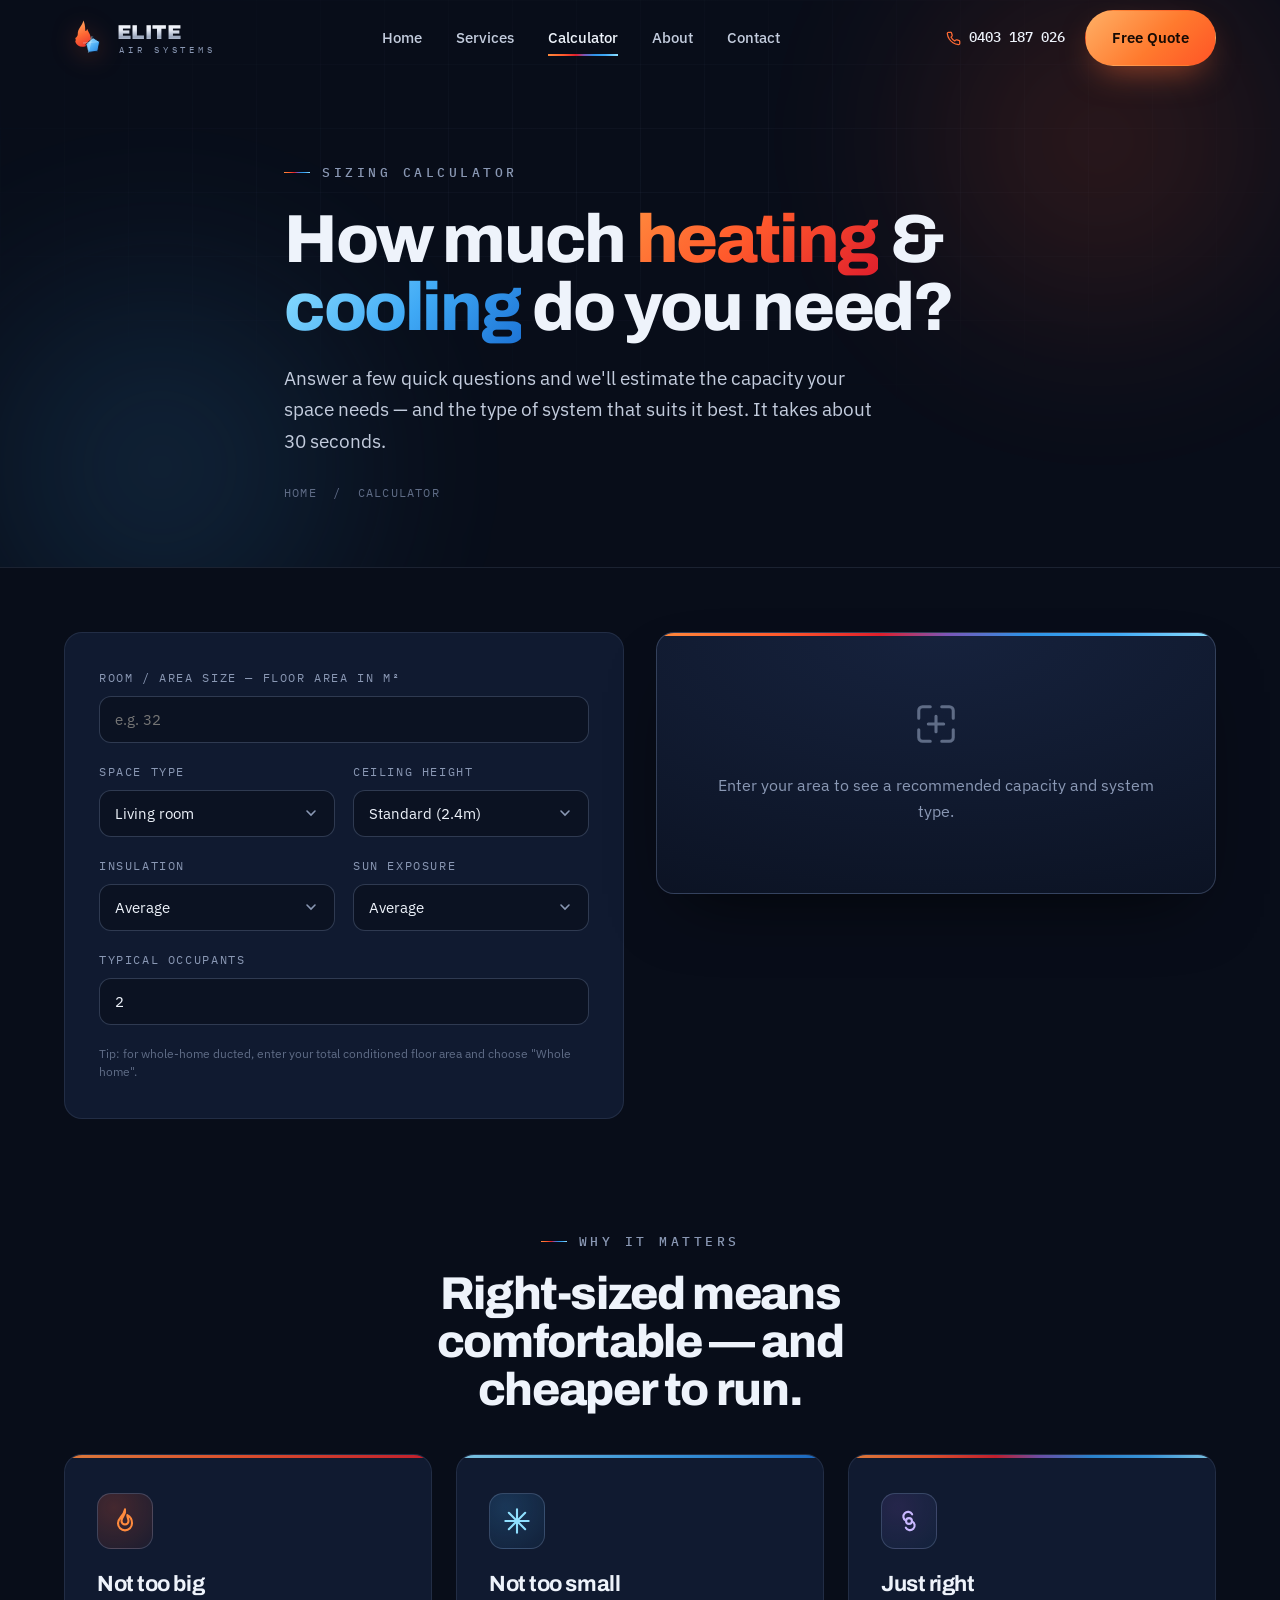
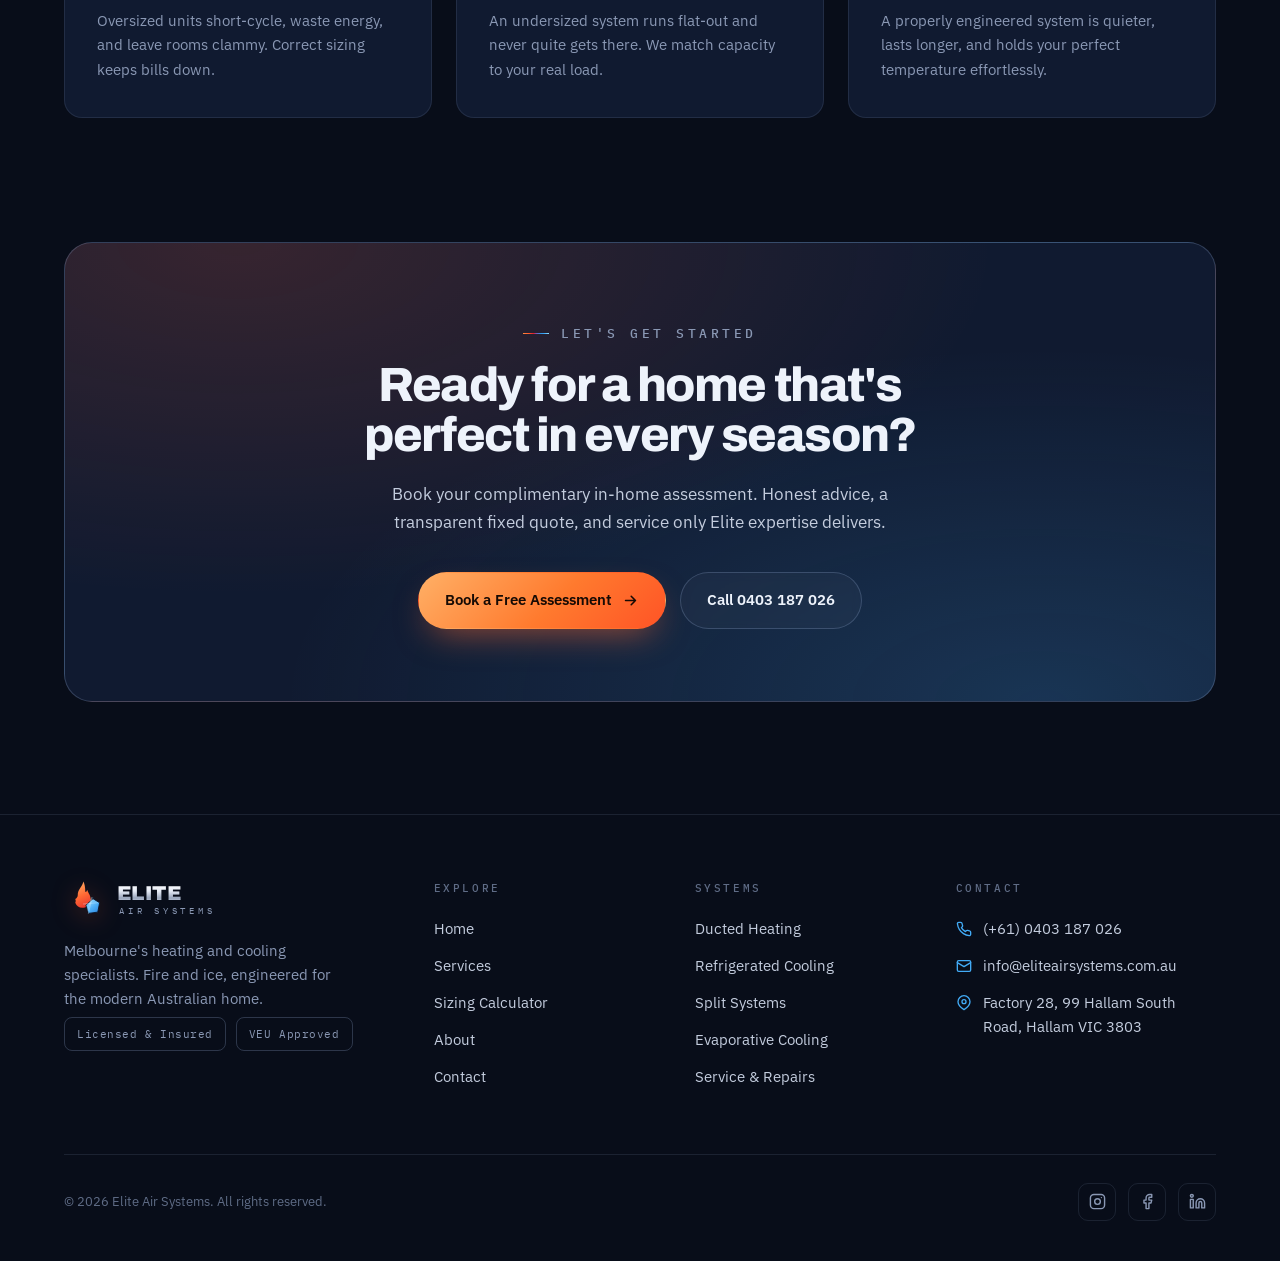
<file: calculator.html>
<!DOCTYPE html>
<html lang="en" class="no-js">
<head>
<meta charset="UTF-8" />
<meta name="viewport" content="width=device-width, initial-scale=1.0, viewport-fit=cover" />
<title>HVAC Sizing Calculator — Elite Air Systems</title>
<meta name="description" content="Estimate the heating and cooling capacity your room or home needs, and the right system type, with Elite Air Systems' quick HVAC sizing calculator." />
<link rel="preconnect" href="https://fonts.googleapis.com" />
<link rel="preconnect" href="https://fonts.gstatic.com" crossorigin />
<link href="https://fonts.googleapis.com/css2?family=Archivo:wght@500;600;700;800;900&family=IBM+Plex+Mono:wght@400;500;600&family=IBM+Plex+Sans:wght@400;500;600;700&display=swap" rel="stylesheet" />
<link rel="stylesheet" href="css/style.css" />
</head>
<body>

<header id="header">
  <div class="wrap nav">
    <a href="index.html" class="logo" aria-label="Elite Air Systems home">
      <svg class="logo-mark" viewBox="0 0 64 64" fill="none" xmlns="http://www.w3.org/2000/svg" aria-hidden="true">
        <defs>
          <linearGradient id="hf" x1="20" y1="4" x2="44" y2="52" gradientUnits="userSpaceOnUse"><stop stop-color="#ffb066"/><stop offset=".45" stop-color="#ff6a34"/><stop offset="1" stop-color="#e01f2c"/></linearGradient>
          <linearGradient id="hi" x1="34" y1="30" x2="58" y2="60" gradientUnits="userSpaceOnUse"><stop stop-color="#bdeeff"/><stop offset=".5" stop-color="#4fb0f7"/><stop offset="1" stop-color="#1d74d6"/></linearGradient>
        </defs>
        <path d="M31 4c-2 9-9 12-9 22 0 3-2 5-4 6 1 2 1 4 0 6a13 13 0 0 0 25-4c0-8-4-11-6-17-1 4-3 5-3 2 0-6-1-11-3-15Z" fill="url(#hf)"/>
        <path d="M44 30l13 8-3 15-15 2-4-13 13-12Z" fill="url(#hi)" stroke="#0b1222" stroke-width="1.4" stroke-linejoin="round"/>
        <path d="M44 30l-6 20M31 40l23-2M39 55l6-25" stroke="#d9f2ff" stroke-width="1" stroke-opacity=".55" stroke-linecap="round"/>
      </svg>
      <span class="logo-word"><b>ELITE</b><span>Air Systems</span></span>
    </a>
    <nav class="nav-links" aria-label="Primary">
      <a href="index.html">Home</a>
      <a href="services.html">Services</a>
      <a href="calculator.html" class="active">Calculator</a>
      <a href="about.html">About</a>
      <a href="contact.html">Contact</a>
    </nav>
    <div class="nav-cta">
      <a href="tel:+61403187026" class="nav-phone"><svg viewBox="0 0 24 24" fill="none" stroke="currentColor" stroke-width="2" stroke-linecap="round"><path d="M22 16.92v3a2 2 0 0 1-2.18 2 19.79 19.79 0 0 1-8.63-3.07 19.5 19.5 0 0 1-6-6 19.79 19.79 0 0 1-3.07-8.67A2 2 0 0 1 4.11 2h3a2 2 0 0 1 2 1.72c.13.96.36 1.9.7 2.81a2 2 0 0 1-.45 2.11L8.09 9.91a16 16 0 0 0 6 6l1.27-1.27a2 2 0 0 1 2.11-.45c.9.34 1.85.57 2.81.7A2 2 0 0 1 22 16.92Z"/></svg>0403 187 026</a>
      <a href="contact.html" class="btn btn-primary">Free Quote</a>
      <button class="hamburger" id="openMenu" aria-label="Open menu"><svg viewBox="0 0 24 24" fill="none" stroke="currentColor" stroke-width="2" stroke-linecap="round"><path d="M3 6h18M3 12h18M3 18h18"/></svg></button>
    </div>
  </div>
</header>

<div class="mobile-menu" id="mobileMenu">
  <button class="mm-close" id="closeMenu" aria-label="Close menu"><svg viewBox="0 0 24 24" fill="none" stroke="currentColor" stroke-width="2" stroke-linecap="round"><path d="M18 6 6 18M6 6l12 12"/></svg></button>
  <a href="index.html">Home</a>
  <a href="services.html">Services</a>
  <a href="calculator.html">Calculator</a>
  <a href="about.html">About</a>
  <a href="contact.html">Contact</a>
  <a href="contact.html" class="btn btn-primary">Get a Free Quote</a>
</div>

<section class="page-hero">
  <div class="hero-bg"><div class="grid-lines"></div><div class="glow glow-fire"></div><div class="glow glow-ice"></div></div>
  <div class="wrap page-hero-inner">
    <span class="eyebrow">Sizing Calculator</span>
    <h1>How much <span class="fire-text">heating</span> &amp; <span class="ice-text">cooling</span> do you need?</h1>
    <p>Answer a few quick questions and we'll estimate the capacity your space needs — and the type of system that suits it best. It takes about 30 seconds.</p>
    <div class="crumbs"><a href="index.html">Home</a> &nbsp;/&nbsp; Calculator</div>
  </div>
</section><section class="section" style="padding-top:64px;">
  <div class="wrap">
    <form class="calc-grid" id="hvacCalc" autocomplete="off">
      <div class="calc-form">
        <div class="field">
          <label for="c_area">Room / area size — floor area in m²</label>
          <input type="number" id="c_area" name="c_area" min="1" max="1000" placeholder="e.g. 32" />
        </div>
        <div class="form-row">
          <div class="field">
            <label for="c_type">Space type</label>
            <select id="c_type" name="c_type"><option value="living">Living room</option><option value="bedroom">Bedroom</option><option value="kitchen">Kitchen / dining</option><option value="open">Open-plan</option><option value="whole">Whole home</option></select>
          </div>
          <div class="field">
            <label for="c_height">Ceiling height</label>
            <select id="c_height" name="c_height"><option value="standard">Standard (2.4m)</option><option value="high">High (3m+)</option></select>
          </div>
        </div>
        <div class="form-row">
          <div class="field">
            <label for="c_ins">Insulation</label>
            <select id="c_ins" name="c_ins"><option value="average">Average</option><option value="good">Well insulated</option><option value="poor">Poorly insulated</option></select>
          </div>
          <div class="field">
            <label for="c_sun">Sun exposure</label>
            <select id="c_sun" name="c_sun"><option value="medium">Average</option><option value="low">Mostly shaded</option><option value="high">Lots of sun / west-facing</option></select>
          </div>
        </div>
        <div class="field">
          <label for="c_people">Typical occupants</label>
          <input type="number" id="c_people" name="c_people" min="1" max="30" value="2" />
        </div>
        <p class="calc-disclaimer">Tip: for whole-home ducted, enter your total conditioned floor area and choose "Whole home".</p>
      </div>

      <div class="calc-panel">
        <div id="calcPlaceholder" class="calc-placeholder">
          <svg viewBox="0 0 24 24" fill="none" stroke="currentColor" stroke-width="1.6" stroke-linecap="round" stroke-linejoin="round"><path d="M9 3H5a2 2 0 0 0-2 2v4M15 3h4a2 2 0 0 1 2 2v4M9 21H5a2 2 0 0 1-2-2v-4M15 21h4a2 2 0 0 0 2-2v-4"/><path d="M8 12h8M12 8v8"/></svg>
          <p>Enter your area to see a recommended capacity and system type.</p>
        </div>
        <div id="calcResult" hidden>
          <div class="result-head">Estimated for <span id="r_area">—</span></div>
          <div class="cap-row">
            <div class="cap-card heat">
              <div class="cap-label"><svg viewBox="0 0 24 24" fill="none" stroke="currentColor" stroke-width="1.8" stroke-linecap="round" stroke-linejoin="round"><path d="M12 2c1 5-3 6-3 10a3 3 0 0 0 6 0c0-2-1-3-1-5 2 1 4 3 4 7a6 6 0 1 1-12 0c0-5 5-6 6-12Z"/></svg> Heating</div>
              <div class="cap-val"><span id="r_heat_lo">0</span>–<span id="r_heat_hi">0</span> <em>kW</em></div>
            </div>
            <div class="cap-card cool">
              <div class="cap-label"><svg viewBox="0 0 24 24" fill="none" stroke="currentColor" stroke-width="1.8" stroke-linecap="round" stroke-linejoin="round"><path d="M12 2v20M2 12h20M5 5l14 14M19 5 5 19"/></svg> Cooling</div>
              <div class="cap-val"><span id="r_cool_lo">0</span>–<span id="r_cool_hi">0</span> <em>kW</em></div>
            </div>
          </div>
          <div class="sys-rec">
            <div class="result-head">Suggested system</div>
            <span class="sys-name" id="r_system">—</span>
            <p class="sys-note" id="r_system_note">—</p>
          </div>
          <div class="calc-cta"><a href="contact.html" class="btn btn-primary">Get an Exact Quote <svg viewBox="0 0 24 24" fill="none" stroke="currentColor" stroke-width="2.2" stroke-linecap="round" stroke-linejoin="round"><path d="M5 12h14M13 6l6 6-6 6"/></svg></a></div>
          <p class="calc-disclaimer">This is a guide only. Actual sizing depends on windows, orientation, building materials and airflow — our technicians confirm the precise capacity during your free in-home assessment.</p>
        </div>
      </div>
    </form>
  </div>
</section><section class="section" style="padding-top:0;">
  <div class="wrap">
    <div class="section-head center reveal" style="margin-bottom:40px;"><span class="eyebrow center">Why It Matters</span><h2>Right-sized means comfortable — and cheaper to run.</h2></div>
    <div class="services-grid">
      <div class="svc fire reveal"><div class="svc-ico"><svg viewBox="0 0 24 24" fill="none" stroke="currentColor" stroke-width="1.8" stroke-linecap="round" stroke-linejoin="round"><path d="M12 2c1 5-3 6-3 10a3 3 0 0 0 6 0c0-2-1-3-1-5 2 1 4 3 4 7a6 6 0 1 1-12 0c0-5 5-6 6-12Z"/></svg></div><h3>Not too big</h3><p>Oversized units short-cycle, waste energy, and leave rooms clammy. Correct sizing keeps bills down.</p></div>
      <div class="svc ice reveal"><div class="svc-ico"><svg viewBox="0 0 24 24" fill="none" stroke="currentColor" stroke-width="1.8" stroke-linecap="round" stroke-linejoin="round"><path d="M12 2v20M2 12h20M5 5l14 14M19 5 5 19"/></svg></div><h3>Not too small</h3><p>An undersized system runs flat-out and never quite gets there. We match capacity to your real load.</p></div>
      <div class="svc dual reveal"><div class="svc-ico"><svg viewBox="0 0 24 24" fill="none" stroke="currentColor" stroke-width="1.8" stroke-linecap="round" stroke-linejoin="round"><path d="M14.7 6.3a4 4 0 1 0-5.4 5.4M9.3 17.7a4 4 0 1 0 5.4-5.4"/><circle cx="12" cy="12" r="2.5"/></svg></div><h3>Just right</h3><p>A properly engineered system is quieter, lasts longer, and holds your perfect temperature effortlessly.</p></div>
    </div>
  </div>
</section><section class="section" style="padding-top:20px;">
  <div class="wrap"><div class="cta-band reveal">
    <span class="eyebrow center">Let's Get Started</span>
    <h2>Ready for a home that's perfect in every season?</h2>
    <p>Book your complimentary in-home assessment. Honest advice, a transparent fixed quote, and service only Elite expertise delivers.</p>
    <div class="hero-actions">
      <a href="contact.html" class="btn btn-primary">Book a Free Assessment <svg viewBox="0 0 24 24" fill="none" stroke="currentColor" stroke-width="2.2" stroke-linecap="round" stroke-linejoin="round"><path d="M5 12h14M13 6l6 6-6 6"/></svg></a>
      <a href="tel:+61403187026" class="btn btn-ghost">Call 0403 187 026</a>
    </div>
  </div></div>
</section>

<footer>
  <div class="wrap">
    <div class="foot-grid">
      <div class="foot-brand">
        <a href="index.html" class="logo" aria-label="Elite Air Systems home">
          <svg class="logo-mark" viewBox="0 0 64 64" fill="none" xmlns="http://www.w3.org/2000/svg" aria-hidden="true">
        <defs>
          <linearGradient id="ff" x1="20" y1="4" x2="44" y2="52" gradientUnits="userSpaceOnUse"><stop stop-color="#ffb066"/><stop offset=".45" stop-color="#ff6a34"/><stop offset="1" stop-color="#e01f2c"/></linearGradient>
          <linearGradient id="fi" x1="34" y1="30" x2="58" y2="60" gradientUnits="userSpaceOnUse"><stop stop-color="#bdeeff"/><stop offset=".5" stop-color="#4fb0f7"/><stop offset="1" stop-color="#1d74d6"/></linearGradient>
        </defs>
        <path d="M31 4c-2 9-9 12-9 22 0 3-2 5-4 6 1 2 1 4 0 6a13 13 0 0 0 25-4c0-8-4-11-6-17-1 4-3 5-3 2 0-6-1-11-3-15Z" fill="url(#ff)"/>
        <path d="M44 30l13 8-3 15-15 2-4-13 13-12Z" fill="url(#fi)" stroke="#0b1222" stroke-width="1.4" stroke-linejoin="round"/>
        <path d="M44 30l-6 20M31 40l23-2M39 55l6-25" stroke="#d9f2ff" stroke-width="1" stroke-opacity=".55" stroke-linecap="round"/>
      </svg>
      <span class="logo-word"><b>ELITE</b><span>Air Systems</span></span>
        </a>
        <p>Melbourne's heating and cooling specialists. Fire and ice, engineered for the modern Australian home.</p>
        <div class="foot-badges"><span class="badge">Licensed &amp; Insured</span><span class="badge">VEU Approved</span></div>
      </div>
      <div class="foot-col"><h5>Explore</h5><a href="index.html">Home</a><a href="services.html">Services</a><a href="calculator.html">Sizing Calculator</a><a href="about.html">About</a><a href="contact.html">Contact</a></div>
      <div class="foot-col"><h5>Systems</h5><a href="services.html#heating">Ducted Heating</a><a href="services.html#cooling">Refrigerated Cooling</a><a href="services.html#cooling">Split Systems</a><a href="services.html#cooling">Evaporative Cooling</a><a href="services.html#service">Service &amp; Repairs</a></div>
      <div class="foot-col foot-contact"><h5>Contact</h5>
        <a href="tel:+61403187026"><svg viewBox="0 0 24 24" fill="none" stroke="currentColor" stroke-width="2" stroke-linecap="round" stroke-linejoin="round"><path d="M22 16.92v3a2 2 0 0 1-2.18 2 19.79 19.79 0 0 1-8.63-3.07 19.5 19.5 0 0 1-6-6 19.79 19.79 0 0 1-3.07-8.67A2 2 0 0 1 4.11 2h3a2 2 0 0 1 2 1.72c.13.96.36 1.9.7 2.81a2 2 0 0 1-.45 2.11L8.09 9.91a16 16 0 0 0 6 6l1.27-1.27a2 2 0 0 1 2.11-.45c.9.34 1.85.57 2.81.7A2 2 0 0 1 22 16.92Z"/></svg> (+61) 0403 187 026</a>
        <a href="mailto:info@eliteairsystems.com.au"><svg viewBox="0 0 24 24" fill="none" stroke="currentColor" stroke-width="2" stroke-linecap="round" stroke-linejoin="round"><rect x="2" y="4" width="20" height="16" rx="2"/><path d="m22 7-10 6L2 7"/></svg> info@eliteairsystems.com.au</a>
        <a href="https://maps.google.com/?q=99+Hallam+South+Road+Hallam+VIC+3803" target="_blank" rel="noopener"><svg viewBox="0 0 24 24" fill="none" stroke="currentColor" stroke-width="2" stroke-linecap="round" stroke-linejoin="round"><path d="M21 10c0 6-9 12-9 12s-9-6-9-12a9 9 0 0 1 18 0Z"/><circle cx="12" cy="10" r="3"/></svg> Factory 28, 99 Hallam South Road, Hallam VIC 3803</a>
      </div>
    </div>
    <div class="foot-bottom">
      <p>© 2026 Elite Air Systems. All rights reserved.</p>
      <div class="socials">
        <a href="#" aria-label="Instagram"><svg viewBox="0 0 24 24" fill="none" stroke="currentColor" stroke-width="2"><rect x="2" y="2" width="20" height="20" rx="5"/><circle cx="12" cy="12" r="4"/><circle cx="17.5" cy="6.5" r="1" fill="currentColor" stroke="none"/></svg></a>
        <a href="#" aria-label="Facebook"><svg viewBox="0 0 24 24" fill="none" stroke="currentColor" stroke-width="2" stroke-linecap="round" stroke-linejoin="round"><path d="M18 2h-3a5 5 0 0 0-5 5v3H7v4h3v8h4v-8h3l1-4h-4V7a1 1 0 0 1 1-1h3Z"/></svg></a>
        <a href="#" aria-label="LinkedIn"><svg viewBox="0 0 24 24" fill="none" stroke="currentColor" stroke-width="2" stroke-linecap="round" stroke-linejoin="round"><path d="M16 8a6 6 0 0 1 6 6v7h-4v-7a2 2 0 0 0-4 0v7h-4v-7a6 6 0 0 1 6-6ZM2 9h4v12H2zM4 2a2 2 0 1 0 0 4 2 2 0 0 0 0-4Z"/></svg></a>
      </div>
    </div>
  </div>
</footer>

<script src="js/main.js"></script>
</body>
</html>
</file>
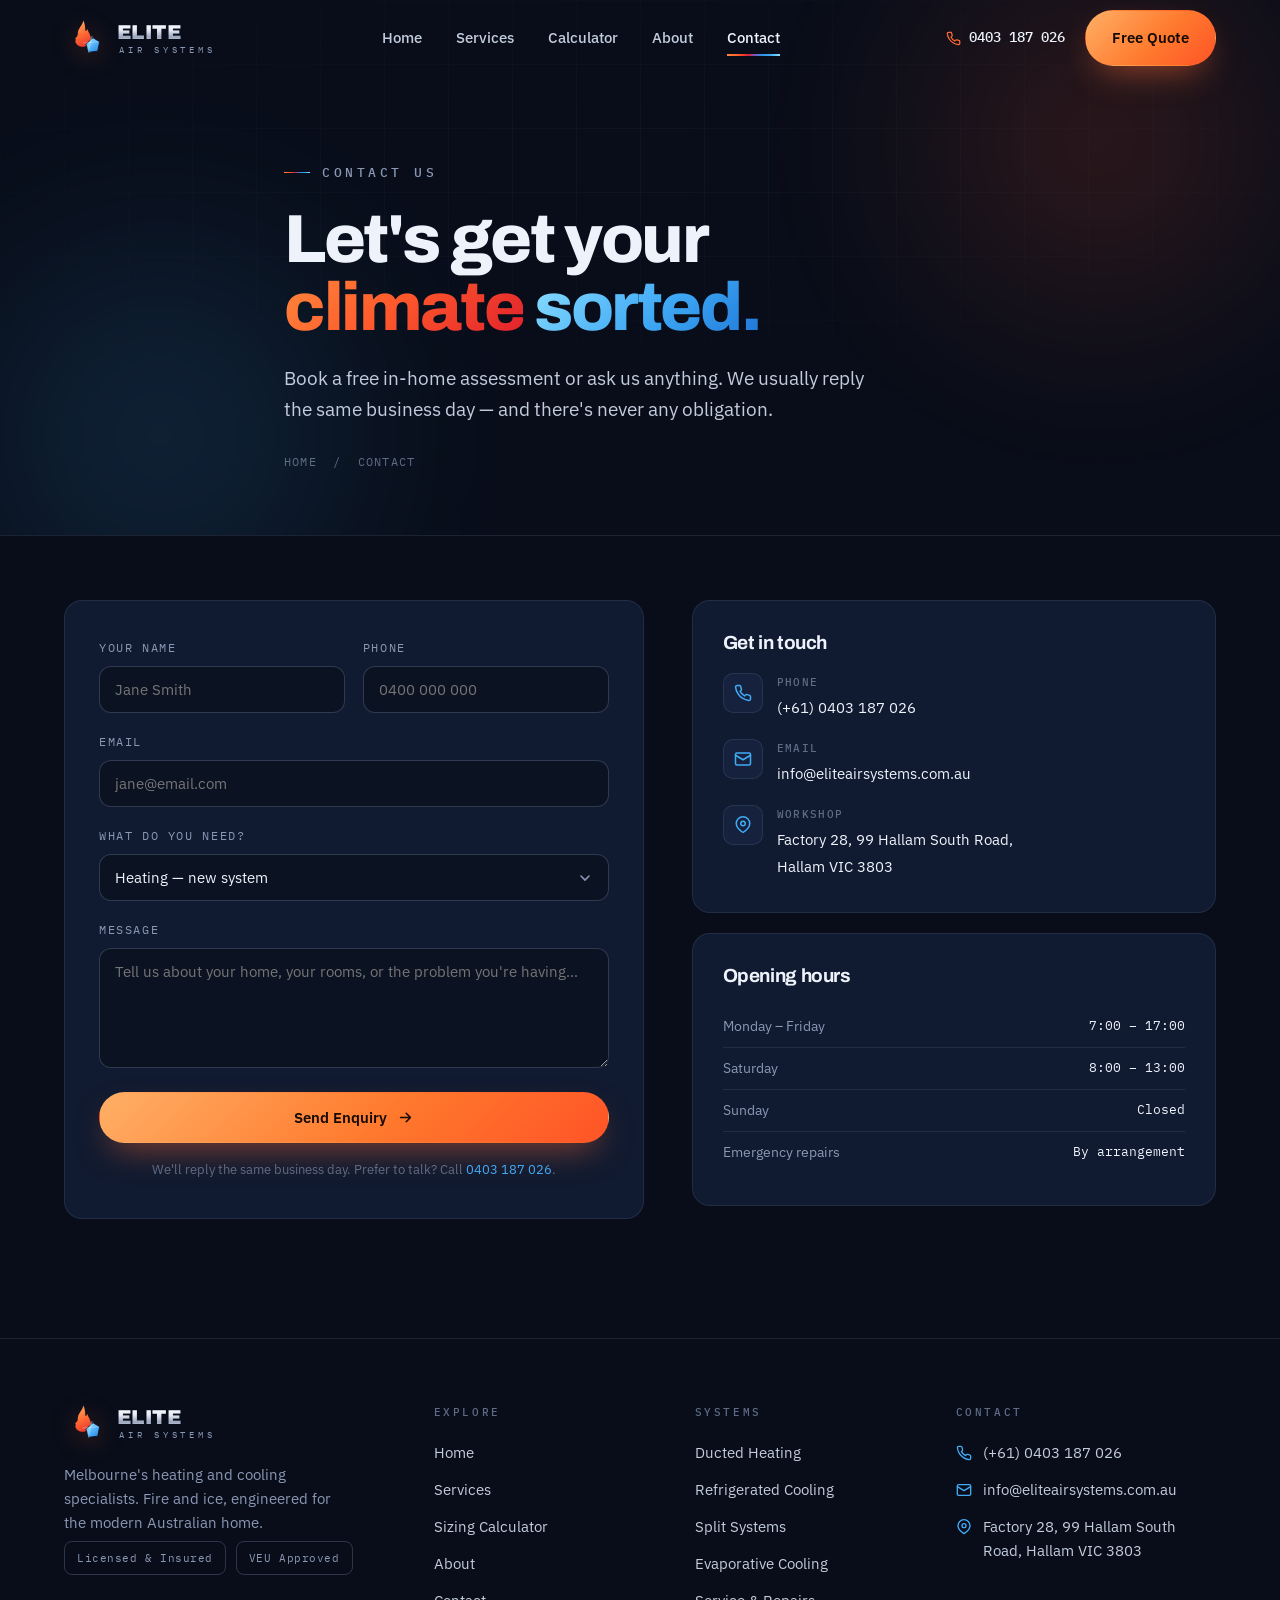
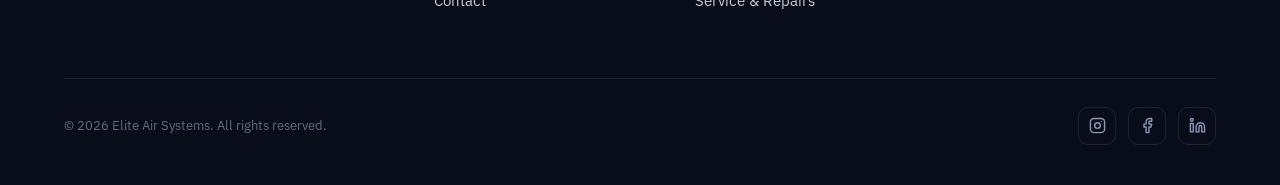
<file: contact.html>
<!DOCTYPE html>
<html lang="en" class="no-js">
<head>
<meta charset="UTF-8" />
<meta name="viewport" content="width=device-width, initial-scale=1.0, viewport-fit=cover" />
<title>Contact — Elite Air Systems</title>
<meta name="description" content="Book a free in-home heating and cooling assessment with Elite Air Systems, or call 0403 187 026. Serving Melbourne's south-east from Hallam." />
<link rel="preconnect" href="https://fonts.googleapis.com" />
<link rel="preconnect" href="https://fonts.gstatic.com" crossorigin />
<link href="https://fonts.googleapis.com/css2?family=Archivo:wght@500;600;700;800;900&family=IBM+Plex+Mono:wght@400;500;600&family=IBM+Plex+Sans:wght@400;500;600;700&display=swap" rel="stylesheet" />
<link rel="stylesheet" href="css/style.css" />
</head>
<body>

<header id="header">
  <div class="wrap nav">
    <a href="index.html" class="logo" aria-label="Elite Air Systems home">
      <svg class="logo-mark" viewBox="0 0 64 64" fill="none" xmlns="http://www.w3.org/2000/svg" aria-hidden="true">
        <defs>
          <linearGradient id="hf" x1="20" y1="4" x2="44" y2="52" gradientUnits="userSpaceOnUse"><stop stop-color="#ffb066"/><stop offset=".45" stop-color="#ff6a34"/><stop offset="1" stop-color="#e01f2c"/></linearGradient>
          <linearGradient id="hi" x1="34" y1="30" x2="58" y2="60" gradientUnits="userSpaceOnUse"><stop stop-color="#bdeeff"/><stop offset=".5" stop-color="#4fb0f7"/><stop offset="1" stop-color="#1d74d6"/></linearGradient>
        </defs>
        <path d="M31 4c-2 9-9 12-9 22 0 3-2 5-4 6 1 2 1 4 0 6a13 13 0 0 0 25-4c0-8-4-11-6-17-1 4-3 5-3 2 0-6-1-11-3-15Z" fill="url(#hf)"/>
        <path d="M44 30l13 8-3 15-15 2-4-13 13-12Z" fill="url(#hi)" stroke="#0b1222" stroke-width="1.4" stroke-linejoin="round"/>
        <path d="M44 30l-6 20M31 40l23-2M39 55l6-25" stroke="#d9f2ff" stroke-width="1" stroke-opacity=".55" stroke-linecap="round"/>
      </svg>
      <span class="logo-word"><b>ELITE</b><span>Air Systems</span></span>
    </a>
    <nav class="nav-links" aria-label="Primary">
      <a href="index.html">Home</a>
      <a href="services.html">Services</a>
      <a href="calculator.html">Calculator</a>
      <a href="about.html">About</a>
      <a href="contact.html" class="active">Contact</a>
    </nav>
    <div class="nav-cta">
      <a href="tel:+61403187026" class="nav-phone"><svg viewBox="0 0 24 24" fill="none" stroke="currentColor" stroke-width="2" stroke-linecap="round"><path d="M22 16.92v3a2 2 0 0 1-2.18 2 19.79 19.79 0 0 1-8.63-3.07 19.5 19.5 0 0 1-6-6 19.79 19.79 0 0 1-3.07-8.67A2 2 0 0 1 4.11 2h3a2 2 0 0 1 2 1.72c.13.96.36 1.9.7 2.81a2 2 0 0 1-.45 2.11L8.09 9.91a16 16 0 0 0 6 6l1.27-1.27a2 2 0 0 1 2.11-.45c.9.34 1.85.57 2.81.7A2 2 0 0 1 22 16.92Z"/></svg>0403 187 026</a>
      <a href="contact.html" class="btn btn-primary">Free Quote</a>
      <button class="hamburger" id="openMenu" aria-label="Open menu"><svg viewBox="0 0 24 24" fill="none" stroke="currentColor" stroke-width="2" stroke-linecap="round"><path d="M3 6h18M3 12h18M3 18h18"/></svg></button>
    </div>
  </div>
</header>

<div class="mobile-menu" id="mobileMenu">
  <button class="mm-close" id="closeMenu" aria-label="Close menu"><svg viewBox="0 0 24 24" fill="none" stroke="currentColor" stroke-width="2" stroke-linecap="round"><path d="M18 6 6 18M6 6l12 12"/></svg></button>
  <a href="index.html">Home</a>
  <a href="services.html">Services</a>
  <a href="calculator.html">Calculator</a>
  <a href="about.html">About</a>
  <a href="contact.html">Contact</a>
  <a href="contact.html" class="btn btn-primary">Get a Free Quote</a>
</div>

<section class="page-hero">
  <div class="hero-bg"><div class="grid-lines"></div><div class="glow glow-fire"></div><div class="glow glow-ice"></div></div>
  <div class="wrap page-hero-inner">
    <span class="eyebrow">Contact Us</span>
    <h1>Let's get your <span class="fire-text">climate</span> <span class="ice-text">sorted.</span></h1>
    <p>Book a free in-home assessment or ask us anything. We usually reply the same business day — and there's never any obligation.</p>
    <div class="crumbs"><a href="index.html">Home</a> &nbsp;/&nbsp; Contact</div>
  </div>
</section><section class="section" style="padding-top:64px;">
  <div class="wrap">
    <div class="contact-grid">
      <form class="form reveal" id="contactForm">
        <div class="form-row">
          <div class="field"><label for="name">Your name</label><input type="text" id="name" name="name" required placeholder="Jane Smith" /></div>
          <div class="field"><label for="phone">Phone</label><input type="tel" id="phone" name="phone" placeholder="0400 000 000" /></div>
        </div>
        <div class="field"><label for="email">Email</label><input type="email" id="email" name="email" required placeholder="jane@email.com" /></div>
        <div class="field"><label for="service">What do you need?</label>
          <select id="service" name="service">
            <option value="Heating">Heating — new system</option>
            <option value="Cooling">Cooling — new system</option>
            <option value="Heating &amp; Cooling">Heating &amp; cooling — whole home</option>
            <option value="Service or Repair">Service or repair</option>
            <option value="General enquiry">General enquiry</option>
          </select>
        </div>
        <div class="field"><label for="message">Message</label><textarea id="message" name="message" placeholder="Tell us about your home, your rooms, or the problem you're having…"></textarea></div>
        <button type="submit" class="btn btn-primary">Send Enquiry <svg viewBox="0 0 24 24" fill="none" stroke="currentColor" stroke-width="2.2" stroke-linecap="round" stroke-linejoin="round"><path d="M5 12h14M13 6l6 6-6 6"/></svg></button>
        <p class="form-note" id="formStatus">We'll reply the same business day. Prefer to talk? Call <a href="tel:+61403187026" style="color:var(--ice)">0403 187 026</a>.</p>
      </form>

      <div class="reveal">
        <div class="info-card">
          <h3>Get in touch</h3>
          <div class="info-line"><div class="ic"><svg viewBox="0 0 24 24" fill="none" stroke="currentColor" stroke-width="2" stroke-linecap="round" stroke-linejoin="round"><path d="M22 16.92v3a2 2 0 0 1-2.18 2 19.79 19.79 0 0 1-8.63-3.07 19.5 19.5 0 0 1-6-6 19.79 19.79 0 0 1-3.07-8.67A2 2 0 0 1 4.11 2h3a2 2 0 0 1 2 1.72c.13.96.36 1.9.7 2.81a2 2 0 0 1-.45 2.11L8.09 9.91a16 16 0 0 0 6 6l1.27-1.27a2 2 0 0 1 2.11-.45c.9.34 1.85.57 2.81.7A2 2 0 0 1 22 16.92Z"/></svg></div><div><b>Phone</b><a href="tel:+61403187026">(+61) 0403 187 026</a></div></div>
          <div class="info-line"><div class="ic"><svg viewBox="0 0 24 24" fill="none" stroke="currentColor" stroke-width="2" stroke-linecap="round" stroke-linejoin="round"><rect x="2" y="4" width="20" height="16" rx="2"/><path d="m22 7-10 6L2 7"/></svg></div><div><b>Email</b><a href="mailto:info@eliteairsystems.com.au">info@eliteairsystems.com.au</a></div></div>
          <div class="info-line"><div class="ic"><svg viewBox="0 0 24 24" fill="none" stroke="currentColor" stroke-width="2" stroke-linecap="round" stroke-linejoin="round"><path d="M21 10c0 6-9 12-9 12s-9-6-9-12a9 9 0 0 1 18 0Z"/><circle cx="12" cy="10" r="3"/></svg></div><div><b>Workshop</b><span>Factory 28, 99 Hallam South Road,<br>Hallam VIC 3803</span></div></div>
        </div>
        <div class="info-card">
          <h3>Opening hours</h3>
          <div class="hours-row"><span>Monday – Friday</span><span>7:00 – 17:00</span></div>
          <div class="hours-row"><span>Saturday</span><span>8:00 – 13:00</span></div>
          <div class="hours-row"><span>Sunday</span><span>Closed</span></div>
          <div class="hours-row"><span>Emergency repairs</span><span>By arrangement</span></div>
        </div>
      </div>
    </div>
  </div>
</section>

<footer>
  <div class="wrap">
    <div class="foot-grid">
      <div class="foot-brand">
        <a href="index.html" class="logo" aria-label="Elite Air Systems home">
          <svg class="logo-mark" viewBox="0 0 64 64" fill="none" xmlns="http://www.w3.org/2000/svg" aria-hidden="true">
        <defs>
          <linearGradient id="ff" x1="20" y1="4" x2="44" y2="52" gradientUnits="userSpaceOnUse"><stop stop-color="#ffb066"/><stop offset=".45" stop-color="#ff6a34"/><stop offset="1" stop-color="#e01f2c"/></linearGradient>
          <linearGradient id="fi" x1="34" y1="30" x2="58" y2="60" gradientUnits="userSpaceOnUse"><stop stop-color="#bdeeff"/><stop offset=".5" stop-color="#4fb0f7"/><stop offset="1" stop-color="#1d74d6"/></linearGradient>
        </defs>
        <path d="M31 4c-2 9-9 12-9 22 0 3-2 5-4 6 1 2 1 4 0 6a13 13 0 0 0 25-4c0-8-4-11-6-17-1 4-3 5-3 2 0-6-1-11-3-15Z" fill="url(#ff)"/>
        <path d="M44 30l13 8-3 15-15 2-4-13 13-12Z" fill="url(#fi)" stroke="#0b1222" stroke-width="1.4" stroke-linejoin="round"/>
        <path d="M44 30l-6 20M31 40l23-2M39 55l6-25" stroke="#d9f2ff" stroke-width="1" stroke-opacity=".55" stroke-linecap="round"/>
      </svg>
      <span class="logo-word"><b>ELITE</b><span>Air Systems</span></span>
        </a>
        <p>Melbourne's heating and cooling specialists. Fire and ice, engineered for the modern Australian home.</p>
        <div class="foot-badges"><span class="badge">Licensed &amp; Insured</span><span class="badge">VEU Approved</span></div>
      </div>
      <div class="foot-col"><h5>Explore</h5><a href="index.html">Home</a><a href="services.html">Services</a><a href="calculator.html">Sizing Calculator</a><a href="about.html">About</a><a href="contact.html">Contact</a></div>
      <div class="foot-col"><h5>Systems</h5><a href="services.html#heating">Ducted Heating</a><a href="services.html#cooling">Refrigerated Cooling</a><a href="services.html#cooling">Split Systems</a><a href="services.html#cooling">Evaporative Cooling</a><a href="services.html#service">Service &amp; Repairs</a></div>
      <div class="foot-col foot-contact"><h5>Contact</h5>
        <a href="tel:+61403187026"><svg viewBox="0 0 24 24" fill="none" stroke="currentColor" stroke-width="2" stroke-linecap="round" stroke-linejoin="round"><path d="M22 16.92v3a2 2 0 0 1-2.18 2 19.79 19.79 0 0 1-8.63-3.07 19.5 19.5 0 0 1-6-6 19.79 19.79 0 0 1-3.07-8.67A2 2 0 0 1 4.11 2h3a2 2 0 0 1 2 1.72c.13.96.36 1.9.7 2.81a2 2 0 0 1-.45 2.11L8.09 9.91a16 16 0 0 0 6 6l1.27-1.27a2 2 0 0 1 2.11-.45c.9.34 1.85.57 2.81.7A2 2 0 0 1 22 16.92Z"/></svg> (+61) 0403 187 026</a>
        <a href="mailto:info@eliteairsystems.com.au"><svg viewBox="0 0 24 24" fill="none" stroke="currentColor" stroke-width="2" stroke-linecap="round" stroke-linejoin="round"><rect x="2" y="4" width="20" height="16" rx="2"/><path d="m22 7-10 6L2 7"/></svg> info@eliteairsystems.com.au</a>
        <a href="https://maps.google.com/?q=99+Hallam+South+Road+Hallam+VIC+3803" target="_blank" rel="noopener"><svg viewBox="0 0 24 24" fill="none" stroke="currentColor" stroke-width="2" stroke-linecap="round" stroke-linejoin="round"><path d="M21 10c0 6-9 12-9 12s-9-6-9-12a9 9 0 0 1 18 0Z"/><circle cx="12" cy="10" r="3"/></svg> Factory 28, 99 Hallam South Road, Hallam VIC 3803</a>
      </div>
    </div>
    <div class="foot-bottom">
      <p>© 2026 Elite Air Systems. All rights reserved.</p>
      <div class="socials">
        <a href="#" aria-label="Instagram"><svg viewBox="0 0 24 24" fill="none" stroke="currentColor" stroke-width="2"><rect x="2" y="2" width="20" height="20" rx="5"/><circle cx="12" cy="12" r="4"/><circle cx="17.5" cy="6.5" r="1" fill="currentColor" stroke="none"/></svg></a>
        <a href="#" aria-label="Facebook"><svg viewBox="0 0 24 24" fill="none" stroke="currentColor" stroke-width="2" stroke-linecap="round" stroke-linejoin="round"><path d="M18 2h-3a5 5 0 0 0-5 5v3H7v4h3v8h4v-8h3l1-4h-4V7a1 1 0 0 1 1-1h3Z"/></svg></a>
        <a href="#" aria-label="LinkedIn"><svg viewBox="0 0 24 24" fill="none" stroke="currentColor" stroke-width="2" stroke-linecap="round" stroke-linejoin="round"><path d="M16 8a6 6 0 0 1 6 6v7h-4v-7a2 2 0 0 0-4 0v7h-4v-7a6 6 0 0 1 6-6ZM2 9h4v12H2zM4 2a2 2 0 1 0 0 4 2 2 0 0 0 0-4Z"/></svg></a>
      </div>
    </div>
  </div>
</footer>

<script src="js/main.js"></script>
</body>
</html>
</file>
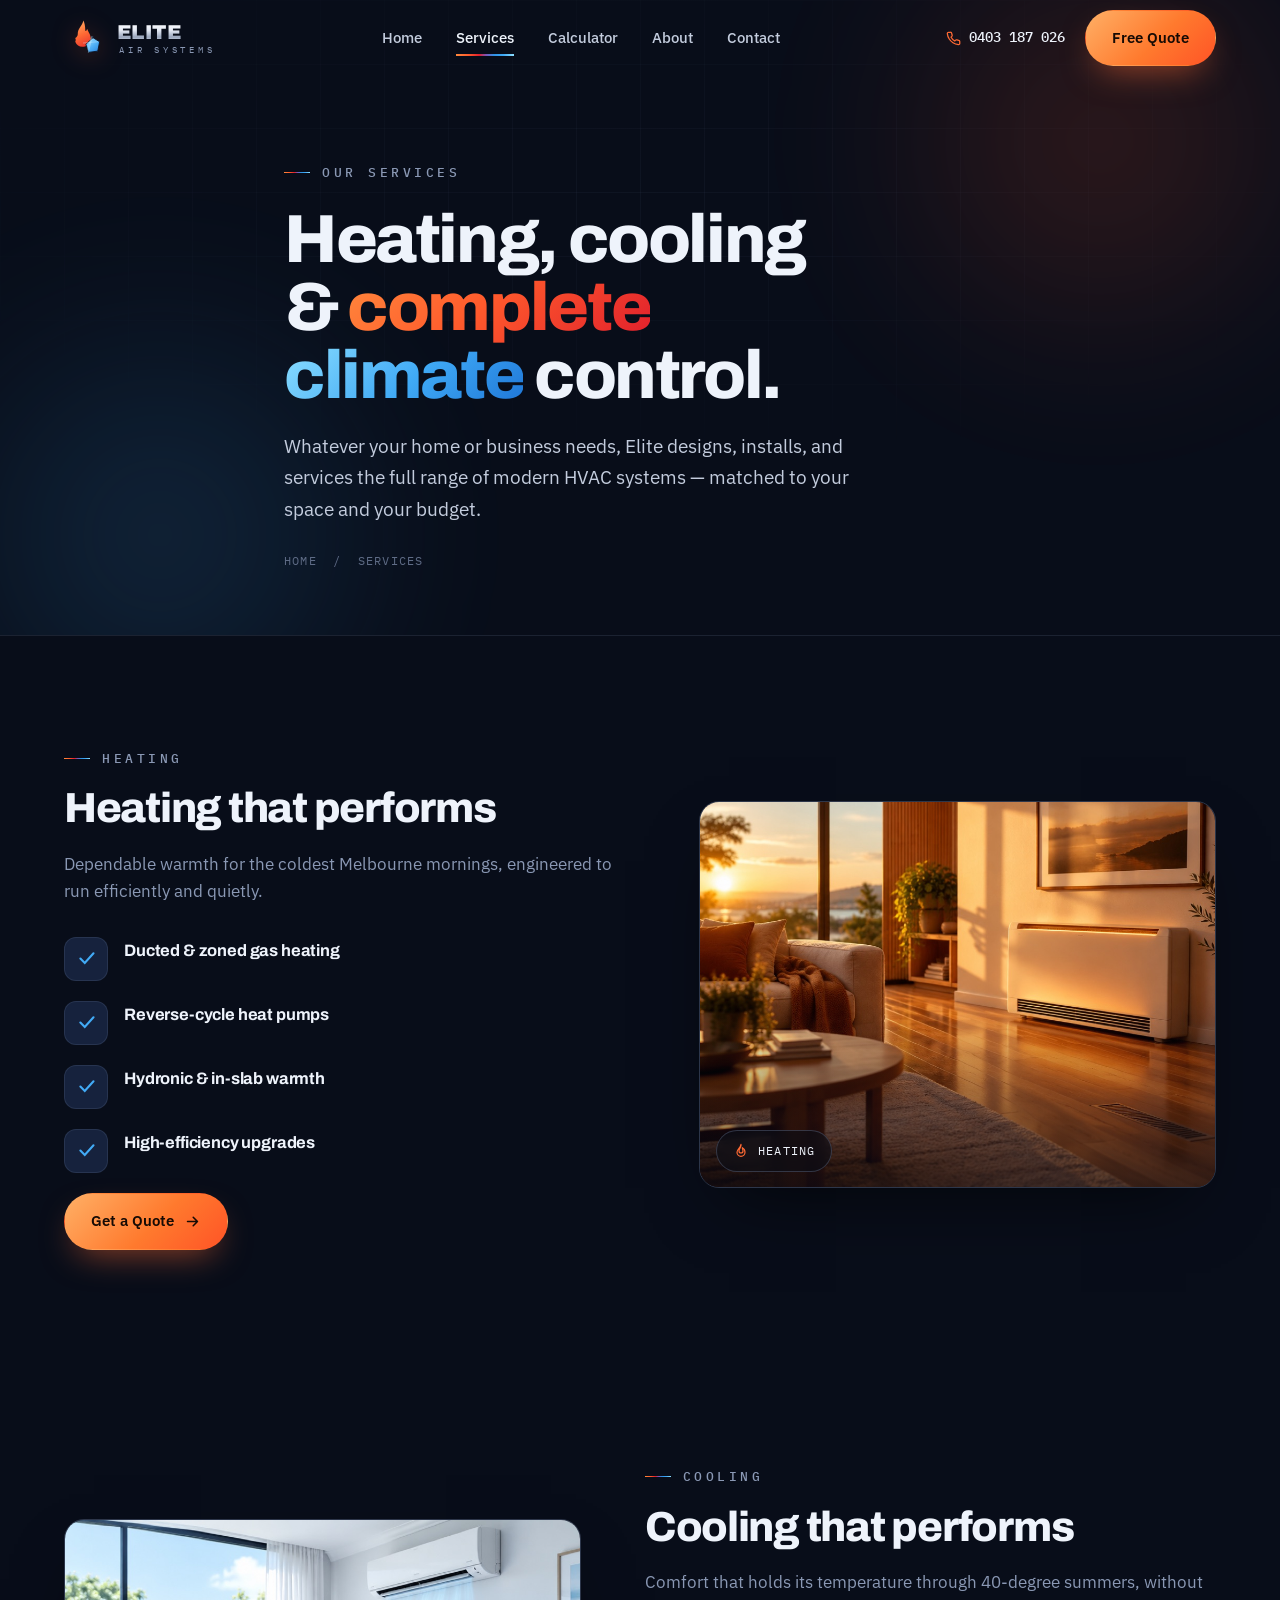
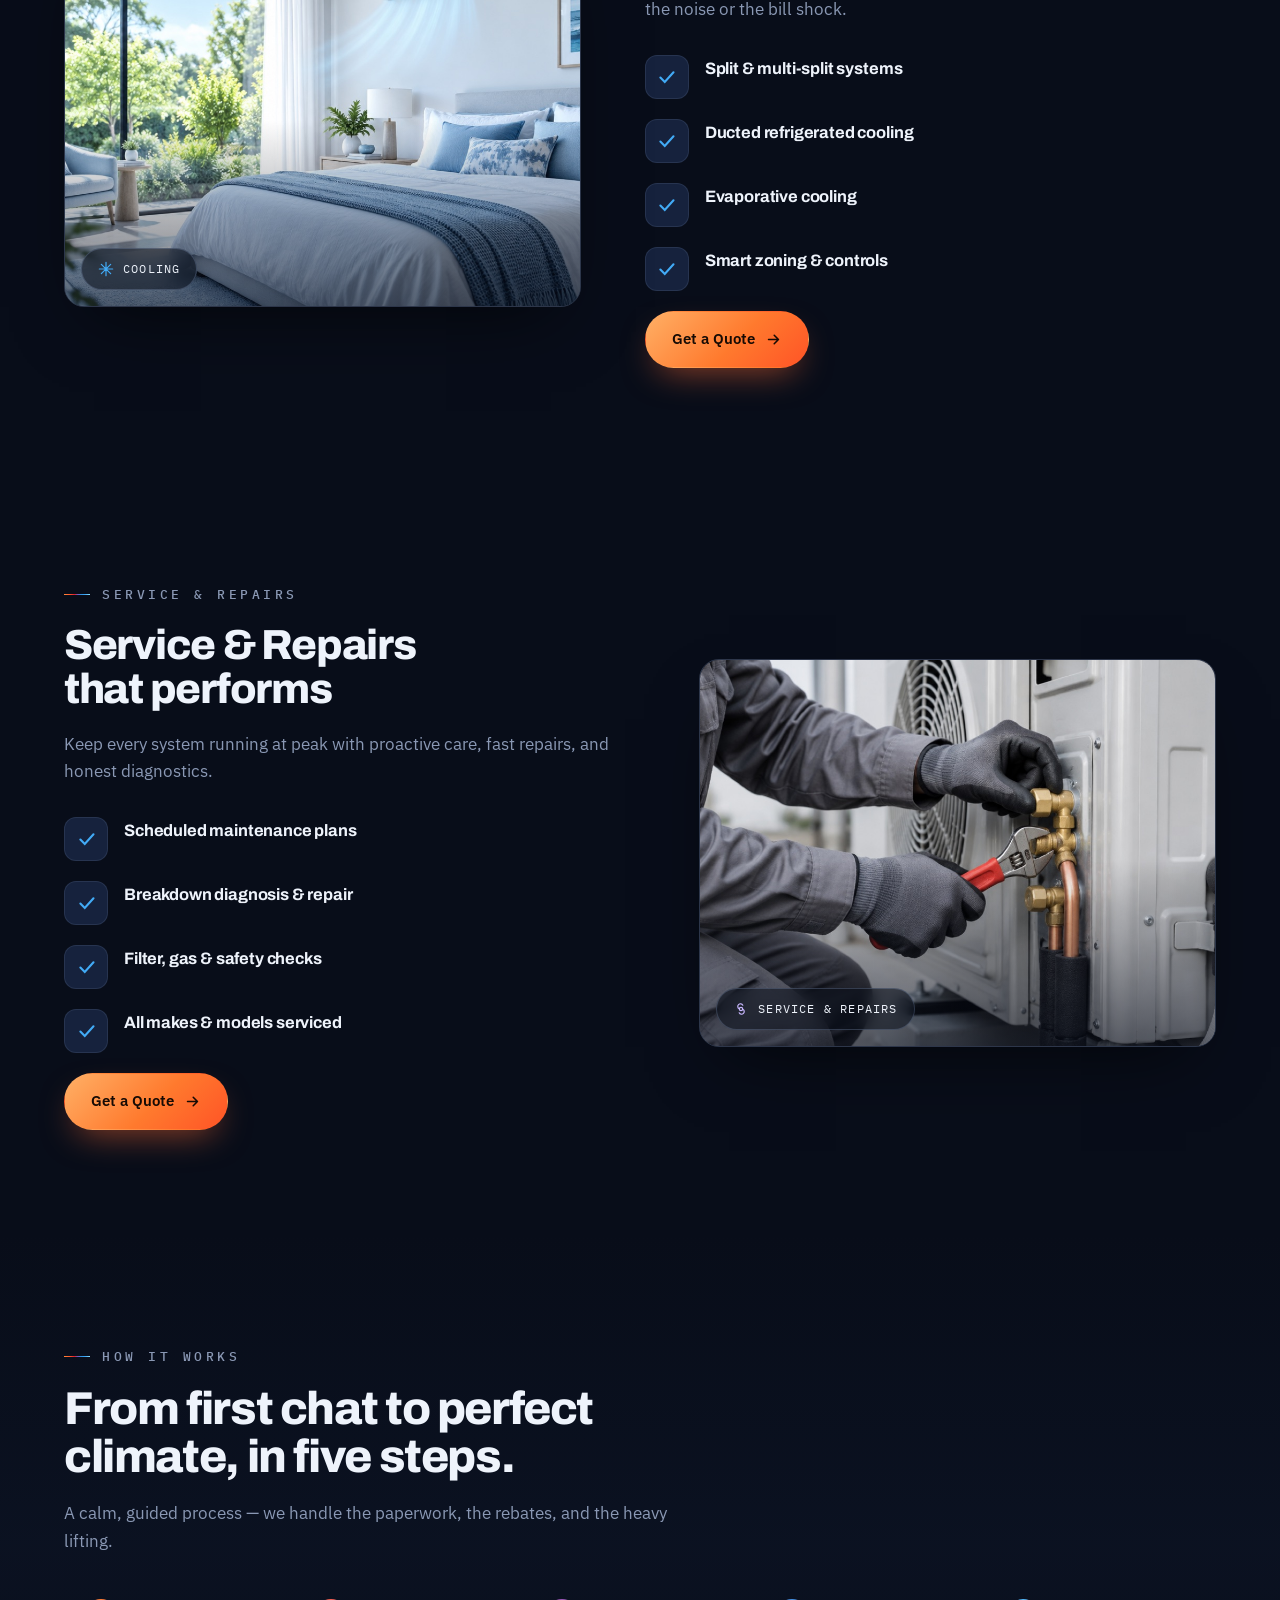
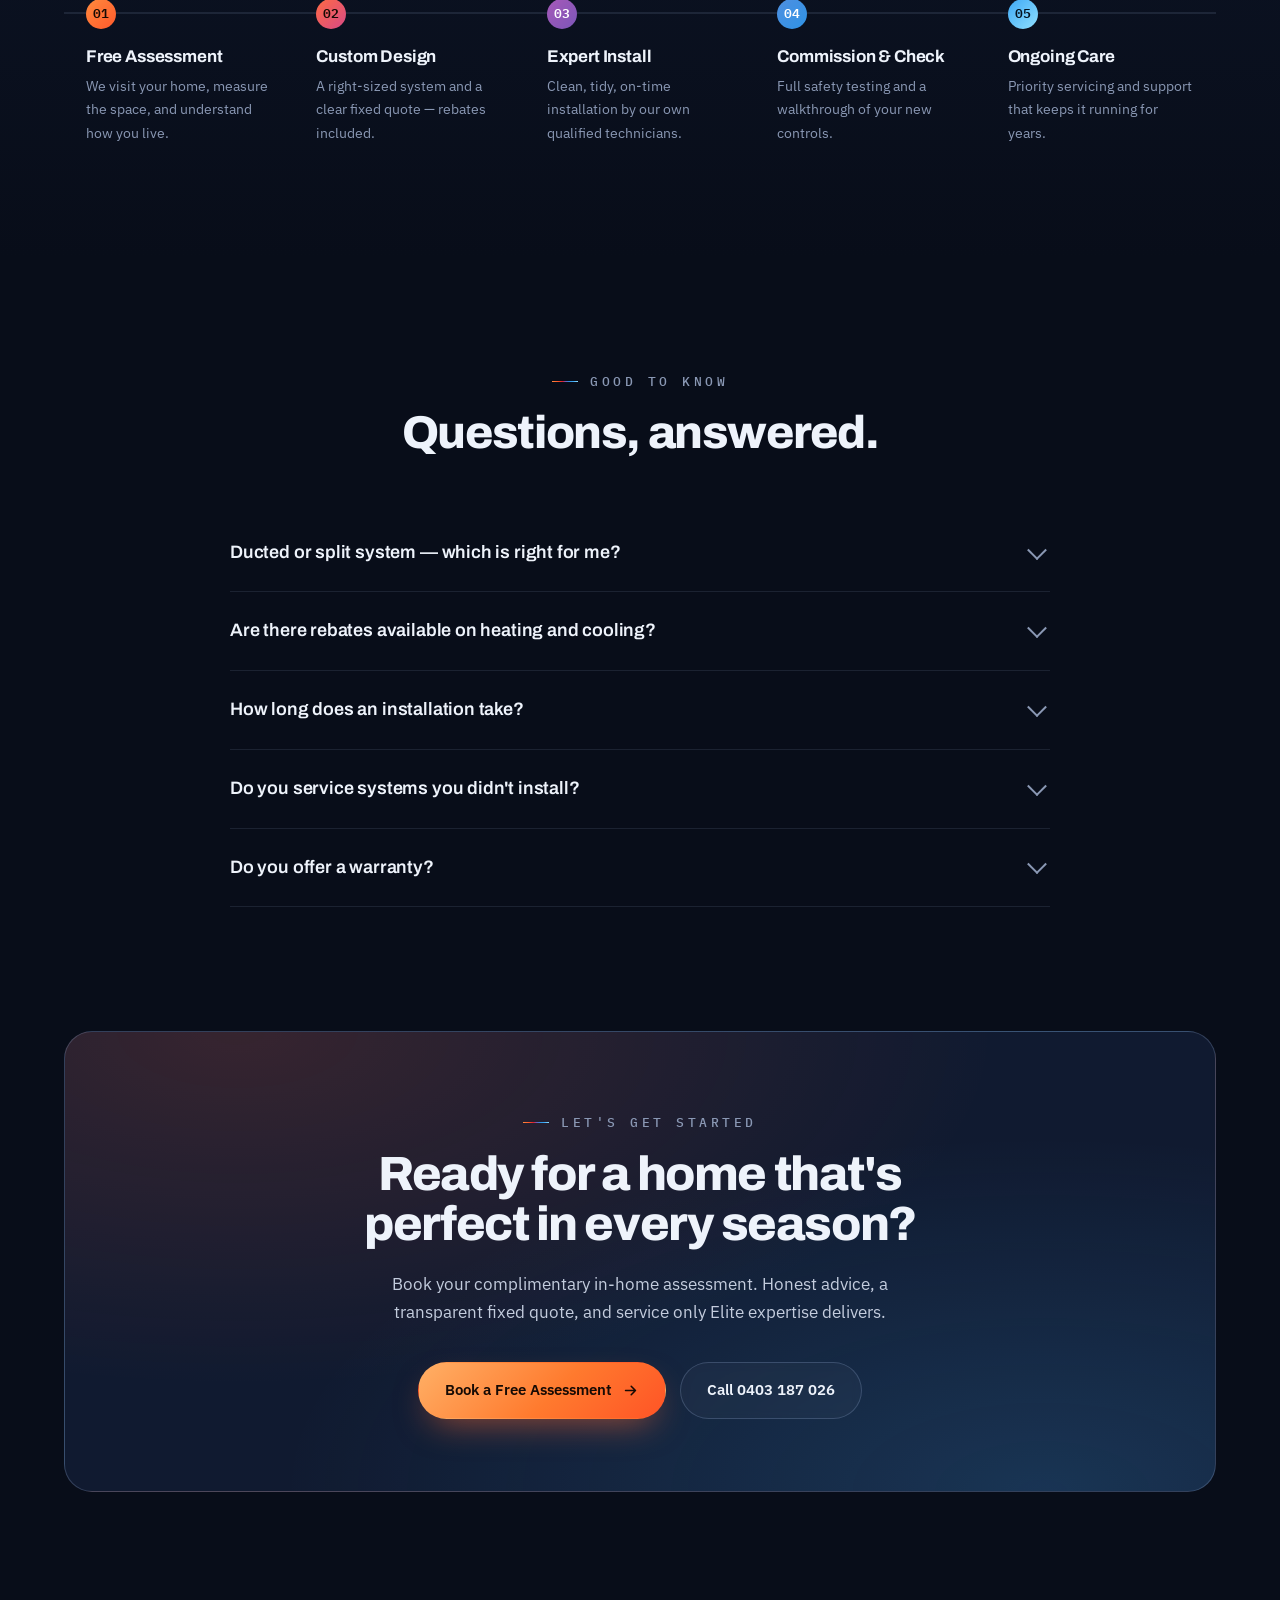
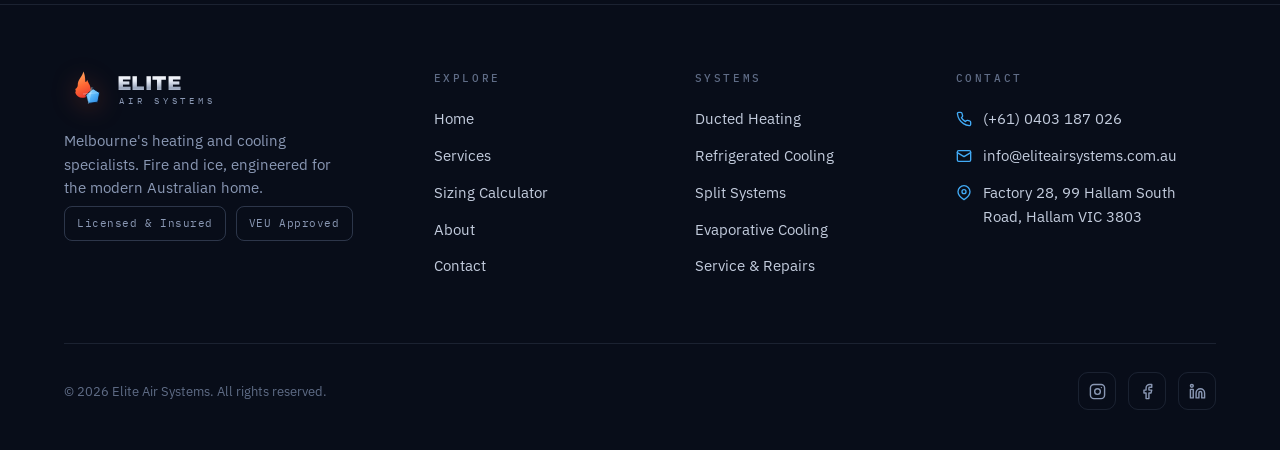
<file: services.html>
<!DOCTYPE html>
<html lang="en" class="no-js">
<head>
<meta charset="UTF-8" />
<meta name="viewport" content="width=device-width, initial-scale=1.0, viewport-fit=cover" />
<title>Services — Elite Air Systems</title>
<meta name="description" content="Heating, cooling and complete HVAC solutions for Melbourne homes and businesses — ducted, split, refrigerated, evaporative, plus service and repairs." />
<link rel="preconnect" href="https://fonts.googleapis.com" />
<link rel="preconnect" href="https://fonts.gstatic.com" crossorigin />
<link href="https://fonts.googleapis.com/css2?family=Archivo:wght@500;600;700;800;900&family=IBM+Plex+Mono:wght@400;500;600&family=IBM+Plex+Sans:wght@400;500;600;700&display=swap" rel="stylesheet" />
<link rel="stylesheet" href="css/style.css" />
</head>
<body>

<header id="header">
  <div class="wrap nav">
    <a href="index.html" class="logo" aria-label="Elite Air Systems home">
      <svg class="logo-mark" viewBox="0 0 64 64" fill="none" xmlns="http://www.w3.org/2000/svg" aria-hidden="true">
        <defs>
          <linearGradient id="hf" x1="20" y1="4" x2="44" y2="52" gradientUnits="userSpaceOnUse"><stop stop-color="#ffb066"/><stop offset=".45" stop-color="#ff6a34"/><stop offset="1" stop-color="#e01f2c"/></linearGradient>
          <linearGradient id="hi" x1="34" y1="30" x2="58" y2="60" gradientUnits="userSpaceOnUse"><stop stop-color="#bdeeff"/><stop offset=".5" stop-color="#4fb0f7"/><stop offset="1" stop-color="#1d74d6"/></linearGradient>
        </defs>
        <path d="M31 4c-2 9-9 12-9 22 0 3-2 5-4 6 1 2 1 4 0 6a13 13 0 0 0 25-4c0-8-4-11-6-17-1 4-3 5-3 2 0-6-1-11-3-15Z" fill="url(#hf)"/>
        <path d="M44 30l13 8-3 15-15 2-4-13 13-12Z" fill="url(#hi)" stroke="#0b1222" stroke-width="1.4" stroke-linejoin="round"/>
        <path d="M44 30l-6 20M31 40l23-2M39 55l6-25" stroke="#d9f2ff" stroke-width="1" stroke-opacity=".55" stroke-linecap="round"/>
      </svg>
      <span class="logo-word"><b>ELITE</b><span>Air Systems</span></span>
    </a>
    <nav class="nav-links" aria-label="Primary">
      <a href="index.html">Home</a>
      <a href="services.html" class="active">Services</a>
      <a href="calculator.html">Calculator</a>
      <a href="about.html">About</a>
      <a href="contact.html">Contact</a>
    </nav>
    <div class="nav-cta">
      <a href="tel:+61403187026" class="nav-phone"><svg viewBox="0 0 24 24" fill="none" stroke="currentColor" stroke-width="2" stroke-linecap="round"><path d="M22 16.92v3a2 2 0 0 1-2.18 2 19.79 19.79 0 0 1-8.63-3.07 19.5 19.5 0 0 1-6-6 19.79 19.79 0 0 1-3.07-8.67A2 2 0 0 1 4.11 2h3a2 2 0 0 1 2 1.72c.13.96.36 1.9.7 2.81a2 2 0 0 1-.45 2.11L8.09 9.91a16 16 0 0 0 6 6l1.27-1.27a2 2 0 0 1 2.11-.45c.9.34 1.85.57 2.81.7A2 2 0 0 1 22 16.92Z"/></svg>0403 187 026</a>
      <a href="contact.html" class="btn btn-primary">Free Quote</a>
      <button class="hamburger" id="openMenu" aria-label="Open menu"><svg viewBox="0 0 24 24" fill="none" stroke="currentColor" stroke-width="2" stroke-linecap="round"><path d="M3 6h18M3 12h18M3 18h18"/></svg></button>
    </div>
  </div>
</header>

<div class="mobile-menu" id="mobileMenu">
  <button class="mm-close" id="closeMenu" aria-label="Close menu"><svg viewBox="0 0 24 24" fill="none" stroke="currentColor" stroke-width="2" stroke-linecap="round"><path d="M18 6 6 18M6 6l12 12"/></svg></button>
  <a href="index.html">Home</a>
  <a href="services.html">Services</a>
  <a href="calculator.html">Calculator</a>
  <a href="about.html">About</a>
  <a href="contact.html">Contact</a>
  <a href="contact.html" class="btn btn-primary">Get a Free Quote</a>
</div>

<section class="page-hero">
  <div class="hero-bg"><div class="grid-lines"></div><div class="glow glow-fire"></div><div class="glow glow-ice"></div></div>
  <div class="wrap page-hero-inner">
    <span class="eyebrow">Our Services</span>
    <h1>Heating, cooling &amp; <span class="fire-text">complete</span> <span class="ice-text">climate</span> control.</h1>
    <p>Whatever your home or business needs, Elite designs, installs, and services the full range of modern HVAC systems — matched to your space and your budget.</p>
    <div class="crumbs"><a href="index.html">Home</a> &nbsp;/&nbsp; Services</div>
  </div>
</section><section class="section" id="heating">
  <div class="wrap feature">
    <div class="copy reveal">
      <span class="eyebrow">Heating</span>
      <h2>Heating that performs</h2>
      <p>Dependable warmth for the coldest Melbourne mornings, engineered to run efficiently and quietly.</p>
      <ul class="feature-points" style="margin-bottom:20px;">
        <li><div class="fp-ico"><svg viewBox="0 0 24 24" fill="none" stroke="currentColor" stroke-width="2.4" stroke-linecap="round"><path d="M5 12l5 5L20 6"/></svg></div><div><b>Ducted &amp; zoned gas heating</b></div></li>
        <li><div class="fp-ico"><svg viewBox="0 0 24 24" fill="none" stroke="currentColor" stroke-width="2.4" stroke-linecap="round"><path d="M5 12l5 5L20 6"/></svg></div><div><b>Reverse-cycle heat pumps</b></div></li>
        <li><div class="fp-ico"><svg viewBox="0 0 24 24" fill="none" stroke="currentColor" stroke-width="2.4" stroke-linecap="round"><path d="M5 12l5 5L20 6"/></svg></div><div><b>Hydronic &amp; in-slab warmth</b></div></li>
        <li><div class="fp-ico"><svg viewBox="0 0 24 24" fill="none" stroke="currentColor" stroke-width="2.4" stroke-linecap="round"><path d="M5 12l5 5L20 6"/></svg></div><div><b>High-efficiency upgrades</b></div></li>
      </ul>
      <a href="contact.html" class="btn btn-primary">Get a Quote <svg viewBox="0 0 24 24" fill="none" stroke="currentColor" stroke-width="2.2" stroke-linecap="round" stroke-linejoin="round"><path d="M5 12h14M13 6l6 6-6 6"/></svg></a>
    </div>
    <div class="media-panel reveal">
      <img src="images/heating.jpg" alt="Heating" loading="lazy" />
      <span class="media-tag fire"><svg viewBox="0 0 24 24" fill="none" stroke="currentColor" stroke-width="1.8" stroke-linecap="round" stroke-linejoin="round"><path d="M12 2c1 5-3 6-3 10a3 3 0 0 0 6 0c0-2-1-3-1-5 2 1 4 3 4 7a6 6 0 1 1-12 0c0-5 5-6 6-12Z"/></svg> Heating</span>
    </div>
  </div>
</section><section class="section" id="cooling">
  <div class="wrap feature reverse">
    <div class="media-panel reveal">
      <img src="images/cooling.jpg" alt="Cooling" loading="lazy" />
      <span class="media-tag ice"><svg viewBox="0 0 24 24" fill="none" stroke="currentColor" stroke-width="1.8" stroke-linecap="round" stroke-linejoin="round"><path d="M12 2v20M2 12h20M5 5l14 14M19 5 5 19"/></svg> Cooling</span>
    </div>
    <div class="copy reveal">
      <span class="eyebrow">Cooling</span>
      <h2>Cooling that performs</h2>
      <p>Comfort that holds its temperature through 40-degree summers, without the noise or the bill shock.</p>
      <ul class="feature-points" style="margin-bottom:20px;">
        <li><div class="fp-ico"><svg viewBox="0 0 24 24" fill="none" stroke="currentColor" stroke-width="2.4" stroke-linecap="round"><path d="M5 12l5 5L20 6"/></svg></div><div><b>Split &amp; multi-split systems</b></div></li>
        <li><div class="fp-ico"><svg viewBox="0 0 24 24" fill="none" stroke="currentColor" stroke-width="2.4" stroke-linecap="round"><path d="M5 12l5 5L20 6"/></svg></div><div><b>Ducted refrigerated cooling</b></div></li>
        <li><div class="fp-ico"><svg viewBox="0 0 24 24" fill="none" stroke="currentColor" stroke-width="2.4" stroke-linecap="round"><path d="M5 12l5 5L20 6"/></svg></div><div><b>Evaporative cooling</b></div></li>
        <li><div class="fp-ico"><svg viewBox="0 0 24 24" fill="none" stroke="currentColor" stroke-width="2.4" stroke-linecap="round"><path d="M5 12l5 5L20 6"/></svg></div><div><b>Smart zoning &amp; controls</b></div></li>
      </ul>
      <a href="contact.html" class="btn btn-primary">Get a Quote <svg viewBox="0 0 24 24" fill="none" stroke="currentColor" stroke-width="2.2" stroke-linecap="round" stroke-linejoin="round"><path d="M5 12h14M13 6l6 6-6 6"/></svg></a>
    </div>
  </div>
</section><section class="section" id="service">
  <div class="wrap feature">
    <div class="copy reveal">
      <span class="eyebrow">Service &amp; Repairs</span>
      <h2>Service &amp; Repairs that performs</h2>
      <p>Keep every system running at peak with proactive care, fast repairs, and honest diagnostics.</p>
      <ul class="feature-points" style="margin-bottom:20px;">
        <li><div class="fp-ico"><svg viewBox="0 0 24 24" fill="none" stroke="currentColor" stroke-width="2.4" stroke-linecap="round"><path d="M5 12l5 5L20 6"/></svg></div><div><b>Scheduled maintenance plans</b></div></li>
        <li><div class="fp-ico"><svg viewBox="0 0 24 24" fill="none" stroke="currentColor" stroke-width="2.4" stroke-linecap="round"><path d="M5 12l5 5L20 6"/></svg></div><div><b>Breakdown diagnosis &amp; repair</b></div></li>
        <li><div class="fp-ico"><svg viewBox="0 0 24 24" fill="none" stroke="currentColor" stroke-width="2.4" stroke-linecap="round"><path d="M5 12l5 5L20 6"/></svg></div><div><b>Filter, gas &amp; safety checks</b></div></li>
        <li><div class="fp-ico"><svg viewBox="0 0 24 24" fill="none" stroke="currentColor" stroke-width="2.4" stroke-linecap="round"><path d="M5 12l5 5L20 6"/></svg></div><div><b>All makes &amp; models serviced</b></div></li>
      </ul>
      <a href="contact.html" class="btn btn-primary">Get a Quote <svg viewBox="0 0 24 24" fill="none" stroke="currentColor" stroke-width="2.2" stroke-linecap="round" stroke-linejoin="round"><path d="M5 12h14M13 6l6 6-6 6"/></svg></a>
    </div>
    <div class="media-panel reveal">
      <img src="images/service.jpg" alt="Service &amp; Repairs" loading="lazy" />
      <span class="media-tag dual"><svg viewBox="0 0 24 24" fill="none" stroke="currentColor" stroke-width="1.8" stroke-linecap="round" stroke-linejoin="round"><path d="M14.7 6.3a4 4 0 1 0-5.4 5.4M9.3 17.7a4 4 0 1 0 5.4-5.4"/><circle cx="12" cy="12" r="2.5"/></svg> Service &amp; Repairs</span>
    </div>
  </div>
</section><section class="section process">
  <div class="wrap">
    <div class="section-head reveal"><span class="eyebrow">How It Works</span><h2>From first chat to perfect climate, in five steps.</h2><p>A calm, guided process — we handle the paperwork, the rebates, and the heavy lifting.</p></div>
    <div class="steps reveal">
      <div class="step"><h4>Free Assessment</h4><p>We visit your home, measure the space, and understand how you live.</p></div>
      <div class="step"><h4>Custom Design</h4><p>A right-sized system and a clear fixed quote — rebates included.</p></div>
      <div class="step"><h4>Expert Install</h4><p>Clean, tidy, on-time installation by our own qualified technicians.</p></div>
      <div class="step"><h4>Commission &amp; Check</h4><p>Full safety testing and a walkthrough of your new controls.</p></div>
      <div class="step"><h4>Ongoing Care</h4><p>Priority servicing and support that keeps it running for years.</p></div>
    </div>
  </div>
</section><section class="section">
  <div class="wrap">
    <div class="section-head center reveal"><span class="eyebrow center">Good to Know</span><h2>Questions, answered.</h2></div>
    <div class="faq reveal">
      <details><summary>Ducted or split system — which is right for me?</summary><div class="ans">It depends on your home and how you use it. Ducted systems heat and cool the whole house evenly from one hidden unit, while split systems are perfect for targeting specific rooms at a lower upfront cost. During your free assessment we'll recommend the option that genuinely fits your layout and budget — or try our <a href="calculator.html" style="color:var(--ice)">sizing calculator</a> for a quick guide.</div></details>
      <details><summary>Are there rebates available on heating and cooling?</summary><div class="ans">Yes. As a VEU Approved Installer we can access Victorian Energy Upgrades incentives on eligible high-efficiency systems, and we handle all the paperwork for you.</div></details>
      <details><summary>How long does an installation take?</summary><div class="ans">Most split systems are installed in a few hours, and a typical ducted system in one to two days. We'll give you an exact timeframe with your quote and always leave your home clean and tidy.</div></details>
      <details><summary>Do you service systems you didn't install?</summary><div class="ans">Absolutely. Our technicians service and repair all major makes and models of heating and cooling equipment, whoever installed it.</div></details>
      <details><summary>Do you offer a warranty?</summary><div class="ans">Every installation is backed by a 7-year workmanship warranty from Elite, on top of the manufacturer's warranty on your equipment. We're fully licensed and insured.</div></details>
    </div>
  </div>
</section><section class="section" style="padding-top:20px;">
  <div class="wrap"><div class="cta-band reveal">
    <span class="eyebrow center">Let's Get Started</span>
    <h2>Ready for a home that's perfect in every season?</h2>
    <p>Book your complimentary in-home assessment. Honest advice, a transparent fixed quote, and service only Elite expertise delivers.</p>
    <div class="hero-actions">
      <a href="contact.html" class="btn btn-primary">Book a Free Assessment <svg viewBox="0 0 24 24" fill="none" stroke="currentColor" stroke-width="2.2" stroke-linecap="round" stroke-linejoin="round"><path d="M5 12h14M13 6l6 6-6 6"/></svg></a>
      <a href="tel:+61403187026" class="btn btn-ghost">Call 0403 187 026</a>
    </div>
  </div></div>
</section>

<footer>
  <div class="wrap">
    <div class="foot-grid">
      <div class="foot-brand">
        <a href="index.html" class="logo" aria-label="Elite Air Systems home">
          <svg class="logo-mark" viewBox="0 0 64 64" fill="none" xmlns="http://www.w3.org/2000/svg" aria-hidden="true">
        <defs>
          <linearGradient id="ff" x1="20" y1="4" x2="44" y2="52" gradientUnits="userSpaceOnUse"><stop stop-color="#ffb066"/><stop offset=".45" stop-color="#ff6a34"/><stop offset="1" stop-color="#e01f2c"/></linearGradient>
          <linearGradient id="fi" x1="34" y1="30" x2="58" y2="60" gradientUnits="userSpaceOnUse"><stop stop-color="#bdeeff"/><stop offset=".5" stop-color="#4fb0f7"/><stop offset="1" stop-color="#1d74d6"/></linearGradient>
        </defs>
        <path d="M31 4c-2 9-9 12-9 22 0 3-2 5-4 6 1 2 1 4 0 6a13 13 0 0 0 25-4c0-8-4-11-6-17-1 4-3 5-3 2 0-6-1-11-3-15Z" fill="url(#ff)"/>
        <path d="M44 30l13 8-3 15-15 2-4-13 13-12Z" fill="url(#fi)" stroke="#0b1222" stroke-width="1.4" stroke-linejoin="round"/>
        <path d="M44 30l-6 20M31 40l23-2M39 55l6-25" stroke="#d9f2ff" stroke-width="1" stroke-opacity=".55" stroke-linecap="round"/>
      </svg>
      <span class="logo-word"><b>ELITE</b><span>Air Systems</span></span>
        </a>
        <p>Melbourne's heating and cooling specialists. Fire and ice, engineered for the modern Australian home.</p>
        <div class="foot-badges"><span class="badge">Licensed &amp; Insured</span><span class="badge">VEU Approved</span></div>
      </div>
      <div class="foot-col"><h5>Explore</h5><a href="index.html">Home</a><a href="services.html">Services</a><a href="calculator.html">Sizing Calculator</a><a href="about.html">About</a><a href="contact.html">Contact</a></div>
      <div class="foot-col"><h5>Systems</h5><a href="services.html#heating">Ducted Heating</a><a href="services.html#cooling">Refrigerated Cooling</a><a href="services.html#cooling">Split Systems</a><a href="services.html#cooling">Evaporative Cooling</a><a href="services.html#service">Service &amp; Repairs</a></div>
      <div class="foot-col foot-contact"><h5>Contact</h5>
        <a href="tel:+61403187026"><svg viewBox="0 0 24 24" fill="none" stroke="currentColor" stroke-width="2" stroke-linecap="round" stroke-linejoin="round"><path d="M22 16.92v3a2 2 0 0 1-2.18 2 19.79 19.79 0 0 1-8.63-3.07 19.5 19.5 0 0 1-6-6 19.79 19.79 0 0 1-3.07-8.67A2 2 0 0 1 4.11 2h3a2 2 0 0 1 2 1.72c.13.96.36 1.9.7 2.81a2 2 0 0 1-.45 2.11L8.09 9.91a16 16 0 0 0 6 6l1.27-1.27a2 2 0 0 1 2.11-.45c.9.34 1.85.57 2.81.7A2 2 0 0 1 22 16.92Z"/></svg> (+61) 0403 187 026</a>
        <a href="mailto:info@eliteairsystems.com.au"><svg viewBox="0 0 24 24" fill="none" stroke="currentColor" stroke-width="2" stroke-linecap="round" stroke-linejoin="round"><rect x="2" y="4" width="20" height="16" rx="2"/><path d="m22 7-10 6L2 7"/></svg> info@eliteairsystems.com.au</a>
        <a href="https://maps.google.com/?q=99+Hallam+South+Road+Hallam+VIC+3803" target="_blank" rel="noopener"><svg viewBox="0 0 24 24" fill="none" stroke="currentColor" stroke-width="2" stroke-linecap="round" stroke-linejoin="round"><path d="M21 10c0 6-9 12-9 12s-9-6-9-12a9 9 0 0 1 18 0Z"/><circle cx="12" cy="10" r="3"/></svg> Factory 28, 99 Hallam South Road, Hallam VIC 3803</a>
      </div>
    </div>
    <div class="foot-bottom">
      <p>© 2026 Elite Air Systems. All rights reserved.</p>
      <div class="socials">
        <a href="#" aria-label="Instagram"><svg viewBox="0 0 24 24" fill="none" stroke="currentColor" stroke-width="2"><rect x="2" y="2" width="20" height="20" rx="5"/><circle cx="12" cy="12" r="4"/><circle cx="17.5" cy="6.5" r="1" fill="currentColor" stroke="none"/></svg></a>
        <a href="#" aria-label="Facebook"><svg viewBox="0 0 24 24" fill="none" stroke="currentColor" stroke-width="2" stroke-linecap="round" stroke-linejoin="round"><path d="M18 2h-3a5 5 0 0 0-5 5v3H7v4h3v8h4v-8h3l1-4h-4V7a1 1 0 0 1 1-1h3Z"/></svg></a>
        <a href="#" aria-label="LinkedIn"><svg viewBox="0 0 24 24" fill="none" stroke="currentColor" stroke-width="2" stroke-linecap="round" stroke-linejoin="round"><path d="M16 8a6 6 0 0 1 6 6v7h-4v-7a2 2 0 0 0-4 0v7h-4v-7a6 6 0 0 1 6-6ZM2 9h4v12H2zM4 2a2 2 0 1 0 0 4 2 2 0 0 0 0-4Z"/></svg></a>
      </div>
    </div>
  </div>
</footer>

<script src="js/main.js"></script>
</body>
</html>
</file>
<file: css/style.css>
/* ===========================================================
   Elite Air Systems — shared stylesheet
   =========================================================== */
:root{
  --bg:#080d19;
  --bg-2:#0b1222;
  --surface:#101a30;
  --surface-2:#16223d;
  --ink:#eef3fb;
  --ink-2:#c3ccdd;
  --muted:#8a98b4;
  --muted-2:#5f6c86;
  --line:rgba(140,160,200,.14);
  --line-2:rgba(140,160,200,.28);

  --fire-1:#ff8a3d;
  --fire-2:#ff5a2c;
  --fire-3:#e01f2c;
  --ice-1:#8fe0ff;
  --ice-2:#3fa9f5;
  --ice-3:#1d74d6;

  --fire:#ff6a34;
  --ice:#42abf6;

  --temp-grad:linear-gradient(90deg,#ff8a3d 0%,#ff5a2c 22%,#e01f2c 40%,#7c56b8 52%,#2e93e6 66%,#3fa9f5 82%,#8fe0ff 100%);
  --fire-grad:linear-gradient(135deg,var(--fire-1),var(--fire-2) 45%,var(--fire-3));
  --ice-grad:linear-gradient(135deg,var(--ice-1),var(--ice-2) 55%,var(--ice-3));

  --maxw:1200px;
  --radius:18px;
  --radius-sm:12px;
  --shadow:0 30px 70px -30px rgba(0,0,0,.7);
  --font-display:"Archivo",-apple-system,BlinkMacSystemFont,"Segoe UI",sans-serif;
  --font-body:"IBM Plex Sans",-apple-system,BlinkMacSystemFont,"Segoe UI",sans-serif;
  --font-mono:"IBM Plex Mono",ui-monospace,SFMono-Regular,Menlo,monospace;
}

*{box-sizing:border-box;}
html{scroll-behavior:smooth;-webkit-text-size-adjust:100%;}
body{
  margin:0;background:var(--bg);color:var(--ink);
  font-family:var(--font-body);font-size:16px;line-height:1.65;
  -webkit-font-smoothing:antialiased;overflow-x:hidden;
}
img{max-width:100%;display:block;}
a{color:inherit;text-decoration:none;}
h1,h2,h3,h4{font-family:var(--font-display);margin:0;line-height:1.05;text-wrap:balance;letter-spacing:-.02em;}
p{margin:0;}
::selection{background:rgba(255,106,52,.3);color:#fff;}

.wrap{width:100%;max-width:var(--maxw);margin:0 auto;padding-inline:24px;}
.eyebrow{
  font-family:var(--font-mono);font-size:12.5px;letter-spacing:.28em;text-transform:uppercase;
  color:var(--muted);font-weight:500;display:inline-flex;align-items:center;gap:12px;
}
.eyebrow::before{content:"";width:26px;height:1px;background:var(--temp-grad);display:inline-block;}
.eyebrow.center{justify-content:center;}
.section{padding-block:104px;position:relative;}
.section-head{max-width:640px;margin-bottom:56px;}
.section-head.center{margin-inline:auto;text-align:center;}
.section-head h2{font-size:clamp(28px,4.4vw,46px);font-weight:800;margin-top:18px;letter-spacing:-.03em;}
.section-head p{color:var(--muted);margin-top:18px;font-size:17px;}

.fire-text{background:var(--fire-grad);-webkit-background-clip:text;background-clip:text;color:transparent;}
.ice-text{background:var(--ice-grad);-webkit-background-clip:text;background-clip:text;color:transparent;}

/* ---------- Buttons ---------- */
.btn{
  display:inline-flex;align-items:center;justify-content:center;gap:10px;
  font-family:var(--font-body);font-weight:600;font-size:15px;
  padding:15px 26px;border-radius:100px;border:1px solid transparent;cursor:pointer;
  transition:transform .25s ease,box-shadow .25s ease,background .25s ease,border-color .25s ease;white-space:nowrap;
}
.btn svg{width:17px;height:17px;}
.btn-primary{color:#160a04;background:linear-gradient(135deg,#ffb066,#ff7a2e 55%,#ff5426);box-shadow:0 14px 34px -12px rgba(255,106,52,.6);}
.btn-primary:hover{transform:translateY(-2px);box-shadow:0 20px 44px -12px rgba(255,106,52,.72);}
.btn-ghost{color:var(--ink);background:rgba(255,255,255,.03);border-color:var(--line-2);backdrop-filter:blur(4px);}
.btn-ghost:hover{transform:translateY(-2px);border-color:var(--ice-2);background:rgba(66,171,246,.08);}

/* ---------- Header ---------- */
header{
  position:fixed;top:0;left:0;right:0;z-index:100;padding-top:env(safe-area-inset-top,0px);
  transition:background .3s ease,border-color .3s ease,backdrop-filter .3s;border-bottom:1px solid transparent;
}
header.scrolled{background:rgba(8,13,25,.82);backdrop-filter:blur(14px) saturate(140%);border-bottom-color:var(--line);}
.nav{display:flex;align-items:center;justify-content:space-between;height:76px;}
.nav-links{display:flex;align-items:center;gap:34px;}
.nav-links a{font-size:14.5px;color:var(--ink-2);font-weight:500;position:relative;transition:color .2s;}
.nav-links a:hover,.nav-links a.active{color:var(--ink);}
.nav-links a::after{content:"";position:absolute;left:0;bottom:-6px;height:2px;width:0;background:var(--temp-grad);transition:width .25s ease;}
.nav-links a:hover::after,.nav-links a.active::after{width:100%;}
.nav-cta{display:flex;align-items:center;gap:20px;}
.nav-phone{font-family:var(--font-mono);font-size:14px;color:var(--ink);font-weight:500;display:flex;align-items:center;gap:8px;}
.nav-phone svg{width:15px;height:15px;color:var(--fire);}

/* ---------- Logo ---------- */
.logo{display:flex;align-items:center;gap:13px;}
.logo-mark{width:40px;height:40px;flex:none;filter:drop-shadow(0 4px 12px rgba(255,90,44,.25));}
.logo-word{display:flex;flex-direction:column;line-height:1;}
.logo-word b{
  font-family:var(--font-display);font-weight:900;font-size:20px;letter-spacing:.02em;
  background:linear-gradient(180deg,#ffffff 0%,#e6ebf5 40%,#9aa6bc 75%,#cfd7e6 100%);
  -webkit-background-clip:text;background-clip:text;color:transparent;
}
.logo-word span{font-family:var(--font-mono);font-size:9px;letter-spacing:.42em;color:var(--muted);text-transform:uppercase;margin-top:3px;padding-left:2px;}

.hamburger{display:none;background:none;border:1px solid var(--line-2);border-radius:10px;width:44px;height:44px;cursor:pointer;color:var(--ink);align-items:center;justify-content:center;}
.hamburger svg{width:20px;height:20px;}

/* ---------- Hero (home) ---------- */
.hero{position:relative;padding-top:168px;padding-bottom:96px;overflow:hidden;}
.hero-bg{position:absolute;inset:0;z-index:0;pointer-events:none;overflow:hidden;}
.glow{position:absolute;border-radius:50%;filter:blur(90px);opacity:.5;}
.glow-fire{width:520px;height:520px;top:-120px;right:-80px;background:radial-gradient(circle,rgba(255,90,44,.55),transparent 68%);animation:float1 14s ease-in-out infinite;}
.glow-ice{width:560px;height:560px;bottom:-180px;left:-120px;background:radial-gradient(circle,rgba(66,171,246,.5),transparent 68%);animation:float2 16s ease-in-out infinite;}
.grid-lines{position:absolute;inset:0;background-image:linear-gradient(var(--line) 1px,transparent 1px),linear-gradient(90deg,var(--line) 1px,transparent 1px);background-size:64px 64px;-webkit-mask-image:radial-gradient(ellipse 80% 60% at 50% 30%,#000,transparent 75%);mask-image:radial-gradient(ellipse 80% 60% at 50% 30%,#000,transparent 75%);opacity:.5;}
@keyframes float1{0%,100%{transform:translate(0,0)}50%{transform:translate(-30px,40px)}}
@keyframes float2{0%,100%{transform:translate(0,0)}50%{transform:translate(40px,-30px)}}

.hero-inner{position:relative;z-index:2;max-width:860px;}
.hero h1{font-size:clamp(42px,7.4vw,88px);font-weight:800;letter-spacing:-.04em;margin-top:26px;line-height:.98;}
.hero p.lead{color:var(--ink-2);font-size:clamp(17px,2.1vw,20px);line-height:1.6;margin-top:28px;max-width:600px;}
.hero-actions{display:flex;gap:14px;margin-top:38px;flex-wrap:wrap;}
.hero-trust{display:flex;gap:30px;margin-top:52px;flex-wrap:wrap;padding-top:32px;border-top:1px solid var(--line);}
.trust-item{display:flex;align-items:center;gap:11px;font-size:14px;color:var(--muted);}
.trust-item svg{width:19px;height:19px;color:var(--ice);flex:none;}

/* ---------- Page hero (interior pages) ---------- */
.page-hero{position:relative;padding-top:154px;padding-bottom:64px;overflow:hidden;border-bottom:1px solid var(--line);}
.page-hero .hero-bg{opacity:.8;}
.page-hero-inner{position:relative;z-index:2;max-width:760px;}
.page-hero h1{font-size:clamp(38px,6.2vw,68px);font-weight:800;letter-spacing:-.035em;margin-top:22px;line-height:1;}
.page-hero p{color:var(--ink-2);font-size:clamp(16px,2vw,19px);margin-top:22px;max-width:600px;}
.crumbs{font-family:var(--font-mono);font-size:12px;letter-spacing:.1em;color:var(--muted-2);margin-top:26px;text-transform:uppercase;}
.crumbs a:hover{color:var(--ice);}

/* ---------- Stats ---------- */
.stats{border-top:1px solid var(--line);border-bottom:1px solid var(--line);background:linear-gradient(180deg,rgba(16,26,48,.5),transparent);}
.stats-grid{display:grid;grid-template-columns:repeat(4,1fr);}
.stat{padding:46px 28px;text-align:center;border-right:1px solid var(--line);}
.stat:last-child{border-right:none;}
.stat b{font-family:var(--font-mono);font-weight:600;font-size:clamp(34px,4.6vw,52px);display:block;letter-spacing:-.03em;color:var(--ink);font-variant-numeric:tabular-nums;}
.stat span{display:block;margin-top:10px;font-size:13px;color:var(--muted);letter-spacing:.02em;}
.stat .dash{background:var(--temp-grad);-webkit-background-clip:text;background-clip:text;color:transparent;}

/* ---------- Services ---------- */
.services-grid{display:grid;grid-template-columns:repeat(3,1fr);gap:24px;}
.svc{position:relative;background:var(--surface);border:1px solid var(--line);border-radius:var(--radius);padding:38px 32px 34px;overflow:hidden;transition:transform .35s ease,border-color .35s ease,background .35s ease;}
.svc::before{content:"";position:absolute;top:0;left:0;right:0;height:3px;opacity:.85;}
.svc.fire::before{background:var(--fire-grad);}
.svc.ice::before{background:var(--ice-grad);}
.svc.dual::before{background:var(--temp-grad);}
.svc:hover{transform:translateY(-6px);border-color:var(--line-2);background:var(--surface-2);}
a.svc{color:inherit;}
.svc-ico{width:56px;height:56px;border-radius:14px;display:flex;align-items:center;justify-content:center;margin-bottom:24px;border:1px solid var(--line-2);}
.svc.fire .svc-ico{background:radial-gradient(circle at 30% 25%,rgba(255,90,44,.22),rgba(255,90,44,.05));color:var(--fire-1);}
.svc.ice .svc-ico{background:radial-gradient(circle at 30% 25%,rgba(66,171,246,.2),rgba(66,171,246,.05));color:var(--ice-1);}
.svc.dual .svc-ico{background:radial-gradient(circle at 30% 25%,rgba(124,86,184,.2),rgba(66,171,246,.06));color:#c9b8ff;}
.svc-ico svg{width:28px;height:28px;}
.svc h3{font-size:22px;font-weight:700;letter-spacing:-.02em;}
.svc>p{color:var(--muted);margin-top:12px;font-size:15px;}
.svc ul{list-style:none;padding:0;margin:22px 0 0;display:flex;flex-direction:column;gap:11px;}
.svc li{display:flex;align-items:flex-start;gap:11px;font-size:14.5px;color:var(--ink-2);}
.svc li svg{width:16px;height:16px;margin-top:3px;flex:none;color:var(--muted);}
.svc-more{margin-top:24px;font-family:var(--font-mono);font-size:12.5px;letter-spacing:.08em;text-transform:uppercase;color:var(--ice);display:inline-flex;align-items:center;gap:8px;}
.svc-more svg{width:15px;height:15px;transition:transform .25s;}
.svc:hover .svc-more svg{transform:translateX(4px);}

/* ---------- Feature ---------- */
.feature{display:grid;grid-template-columns:1.05fr .95fr;gap:64px;align-items:center;}
.feature.reverse{grid-template-columns:.95fr 1.05fr;}
.feature .copy h2{font-size:clamp(28px,4vw,42px);font-weight:800;margin-top:18px;letter-spacing:-.03em;}
.feature .copy>p{color:var(--muted);margin-top:20px;font-size:16.5px;}
.feature-points{list-style:none;padding:0;margin:32px 0 36px;display:grid;gap:20px;}
.feature-points li{display:flex;gap:16px;}
.fp-ico{width:44px;height:44px;border-radius:12px;flex:none;display:flex;align-items:center;justify-content:center;background:var(--surface-2);border:1px solid var(--line);color:var(--ice);}
.fp-ico svg{width:21px;height:21px;}
.feature-points b{display:block;font-family:var(--font-display);font-weight:700;font-size:16.5px;color:var(--ink);letter-spacing:-.01em;}
.feature-points span{display:block;color:var(--muted);font-size:14.5px;margin-top:3px;}

/* Climate dial */
.dial-panel{position:relative;background:radial-gradient(120% 120% at 50% 0%,var(--surface-2),var(--bg-2));border:1px solid var(--line-2);border-radius:24px;padding:48px 40px;box-shadow:var(--shadow);display:flex;flex-direction:column;align-items:center;gap:26px;overflow:hidden;}
.dial-panel::before{content:"";position:absolute;inset:0;background:var(--temp-grad);opacity:.06;}
.dial-wrap{position:relative;width:230px;height:230px;z-index:1;}
.dial-read{position:absolute;inset:0;display:flex;flex-direction:column;align-items:center;justify-content:center;}
.dial-read .temp{font-family:var(--font-mono);font-size:52px;font-weight:600;letter-spacing:-.03em;color:var(--ink);line-height:1;}
.dial-read .temp sup{font-size:22px;top:-16px;color:var(--muted);}
.dial-read .label{font-family:var(--font-mono);font-size:11px;letter-spacing:.28em;text-transform:uppercase;color:var(--muted);margin-top:10px;}
.dial-modes{display:flex;gap:10px;z-index:1;}
.mode-chip{font-family:var(--font-mono);font-size:11.5px;letter-spacing:.1em;text-transform:uppercase;padding:8px 16px;border-radius:100px;border:1px solid var(--line-2);color:var(--muted);}
.mode-chip.active-fire{color:#ffb98a;border-color:rgba(255,120,60,.5);background:rgba(255,90,44,.08);}
.mode-chip.active-ice{color:#9fdcff;border-color:rgba(66,171,246,.45);background:rgba(66,171,246,.08);}

/* ---------- Process ---------- */
.process{background:linear-gradient(180deg,transparent,rgba(16,26,48,.35),transparent);}
.steps{display:grid;grid-template-columns:repeat(5,1fr);gap:0;margin-top:20px;counter-reset:step;}
.step{position:relative;padding:34px 22px 10px;border-top:2px solid var(--line);}
.step::before{counter-increment:step;content:"0" counter(step);font-family:var(--font-mono);font-size:13px;font-weight:600;color:var(--bg);position:absolute;top:-15px;left:22px;width:30px;height:30px;border-radius:50%;display:flex;align-items:center;justify-content:center;background:var(--muted);}
.step:nth-child(1)::before{background:linear-gradient(135deg,#ff8a3d,#ff5a2c);color:#160a04;}
.step:nth-child(2)::before{background:linear-gradient(135deg,#ff6a44,#d84a86);color:#160a04;}
.step:nth-child(3)::before{background:linear-gradient(135deg,#a659b8,#7c56b8);color:#fff;}
.step:nth-child(4)::before{background:linear-gradient(135deg,#4f8fe0,#2e93e6);color:#fff;}
.step:nth-child(5)::before{background:linear-gradient(135deg,#3fa9f5,#8fe0ff);color:#04121f;}
.step h4{font-size:17px;font-weight:700;letter-spacing:-.01em;}
.step p{color:var(--muted);font-size:14px;margin-top:10px;}

/* ---------- Reviews ---------- */
.reviews-grid{display:grid;grid-template-columns:repeat(3,1fr);gap:24px;}
.review{background:var(--surface);border:1px solid var(--line);border-radius:var(--radius);padding:32px 30px;display:flex;flex-direction:column;}
.stars{display:flex;gap:3px;margin-bottom:20px;}
.stars svg{width:17px;height:17px;color:#ffb23d;}
.review p{font-size:15.5px;color:var(--ink-2);line-height:1.65;flex:1;}
.review .who{display:flex;align-items:center;gap:13px;margin-top:26px;padding-top:22px;border-top:1px solid var(--line);}
.avatar{width:42px;height:42px;border-radius:50%;flex:none;display:flex;align-items:center;justify-content:center;font-family:var(--font-display);font-weight:700;font-size:15px;color:#04121f;background:var(--ice-grad);}
.review:nth-child(2) .avatar{background:var(--fire-grad);color:#160a04;}
.who b{font-family:var(--font-body);font-weight:600;font-size:14.5px;color:var(--ink);display:block;}
.who span{font-size:12.5px;color:var(--muted);}

/* ---------- Service area ---------- */
.area{display:grid;grid-template-columns:1fr 1.1fr;gap:56px;align-items:center;}
.chips{display:flex;flex-wrap:wrap;gap:10px;margin-top:8px;}
.chip{font-family:var(--font-mono);font-size:13px;padding:9px 16px;border-radius:100px;background:var(--surface);border:1px solid var(--line);color:var(--ink-2);transition:border-color .2s,color .2s;}
.chip:hover{border-color:var(--ice-2);color:var(--ink);}
.area-note{margin-top:26px;font-size:14.5px;color:var(--muted);}

/* ---------- FAQ ---------- */
.faq{max-width:820px;margin:0 auto;}
details{border-bottom:1px solid var(--line);}
details summary{list-style:none;cursor:pointer;padding:24px 44px 24px 0;position:relative;font-family:var(--font-display);font-weight:600;font-size:18px;color:var(--ink);letter-spacing:-.01em;transition:color .2s;}
details summary::-webkit-details-marker{display:none;}
details summary::after{content:"";position:absolute;right:6px;top:50%;width:12px;height:12px;border-right:2px solid var(--muted);border-bottom:2px solid var(--muted);transform:translateY(-70%) rotate(45deg);transition:transform .28s ease,border-color .2s;}
details[open] summary::after{transform:translateY(-30%) rotate(225deg);border-color:var(--ice);}
details summary:hover{color:var(--ice);}
details .ans{padding:0 44px 26px 0;color:var(--muted);font-size:15.5px;line-height:1.7;}

/* ---------- CTA band ---------- */
.cta-band{position:relative;border-radius:28px;overflow:hidden;padding:72px 56px;background:radial-gradient(120% 140% at 15% 0%,rgba(255,90,44,.16),transparent 55%),radial-gradient(120% 140% at 85% 100%,rgba(66,171,246,.18),transparent 55%),var(--surface);border:1px solid var(--line-2);text-align:center;}
.cta-band h2{font-size:clamp(28px,4.4vw,48px);font-weight:800;letter-spacing:-.03em;max-width:720px;margin:16px auto 0;}
.cta-band p{color:var(--ink-2);max-width:560px;margin:20px auto 0;font-size:17px;}
.cta-band .hero-actions{justify-content:center;margin-top:36px;}

/* ---------- Contact ---------- */
.contact-grid{display:grid;grid-template-columns:1.05fr .95fr;gap:48px;align-items:start;}
.form{background:var(--surface);border:1px solid var(--line);border-radius:var(--radius);padding:38px 34px;}
.form-row{display:grid;grid-template-columns:1fr 1fr;gap:18px;}
.field{margin-bottom:20px;display:flex;flex-direction:column;gap:8px;}
.field label{font-family:var(--font-mono);font-size:11.5px;letter-spacing:.14em;text-transform:uppercase;color:var(--muted);}
.field input,.field select,.field textarea{
  font-family:var(--font-body);font-size:15px;color:var(--ink);background:var(--bg-2);
  border:1px solid var(--line-2);border-radius:12px;padding:13px 15px;outline:none;transition:border-color .2s,box-shadow .2s;width:100%;
}
.field textarea{resize:vertical;min-height:120px;}
.field input:focus,.field select:focus,.field textarea:focus{border-color:var(--ice-2);box-shadow:0 0 0 3px rgba(66,171,246,.15);}
.field select{appearance:none;background-image:url("data:image/svg+xml,%3Csvg xmlns='http://www.w3.org/2000/svg' width='16' height='16' viewBox='0 0 24 24' fill='none' stroke='%238a98b4' stroke-width='2.4' stroke-linecap='round'%3E%3Cpath d='M6 9l6 6 6-6'/%3E%3C/svg%3E");background-repeat:no-repeat;background-position:right 15px center;padding-right:42px;}
.form .btn{width:100%;margin-top:4px;}
.form-note{font-size:12.5px;color:var(--muted-2);margin-top:16px;text-align:center;}
.info-card{background:var(--surface);border:1px solid var(--line);border-radius:var(--radius);padding:32px 30px;margin-bottom:20px;}
.info-card h3{font-size:19px;font-weight:700;margin-bottom:20px;}
.info-line{display:flex;align-items:flex-start;gap:14px;margin-bottom:18px;}
.info-line:last-child{margin-bottom:0;}
.info-line .ic{width:40px;height:40px;border-radius:10px;flex:none;display:flex;align-items:center;justify-content:center;background:var(--surface-2);border:1px solid var(--line);color:var(--ice);}
.info-line .ic svg{width:18px;height:18px;}
.info-line b{display:block;font-size:11px;font-family:var(--font-mono);letter-spacing:.12em;text-transform:uppercase;color:var(--muted-2);margin-bottom:3px;font-weight:500;}
.info-line a,.info-line span{font-size:15px;color:var(--ink);}
.info-line a:hover{color:var(--ice);}
.hours-row{display:flex;justify-content:space-between;font-size:14px;padding:9px 0;border-bottom:1px solid var(--line);}
.hours-row:last-child{border-bottom:none;}
.hours-row span:first-child{color:var(--muted);}
.hours-row span:last-child{color:var(--ink);font-family:var(--font-mono);font-size:13px;}

/* ---------- Calculator ---------- */
.calc-grid{display:grid;grid-template-columns:1fr 1fr;gap:32px;align-items:start;}
.calc-form{background:var(--surface);border:1px solid var(--line);border-radius:var(--radius);padding:36px 34px;}
.calc-panel{position:sticky;top:100px;background:radial-gradient(120% 120% at 50% 0%,var(--surface-2),var(--bg-2));border:1px solid var(--line-2);border-radius:var(--radius);padding:38px 34px;box-shadow:var(--shadow);overflow:hidden;}
.calc-panel::before{content:"";position:absolute;top:0;left:0;right:0;height:3px;background:var(--temp-grad);}
.calc-placeholder{text-align:center;padding:30px 10px;color:var(--muted);}
.calc-placeholder svg{width:46px;height:46px;color:var(--muted-2);margin:0 auto 18px;}
.result-head{font-family:var(--font-mono);font-size:11.5px;letter-spacing:.16em;text-transform:uppercase;color:var(--muted);}
.result-area{font-family:var(--font-display);font-weight:700;font-size:15px;color:var(--ink);margin-top:4px;}
.cap-row{display:grid;grid-template-columns:1fr 1fr;gap:16px;margin:24px 0;}
.cap-card{border:1px solid var(--line);border-radius:14px;padding:20px 18px;background:var(--bg-2);}
.cap-card .cap-label{display:flex;align-items:center;gap:9px;font-size:13px;color:var(--muted);margin-bottom:12px;}
.cap-card .cap-label svg{width:16px;height:16px;}
.cap-card.heat .cap-label svg{color:var(--fire);}
.cap-card.cool .cap-label svg{color:var(--ice);}
.cap-val{font-family:var(--font-mono);font-weight:600;font-size:26px;color:var(--ink);letter-spacing:-.02em;font-variant-numeric:tabular-nums;line-height:1;}
.cap-val em{font-style:normal;font-size:14px;color:var(--muted);font-weight:400;}
.sys-rec{border-top:1px solid var(--line);padding-top:22px;margin-top:4px;}
.sys-rec .result-head{margin-bottom:10px;}
.sys-name{font-family:var(--font-display);font-weight:800;font-size:22px;letter-spacing:-.02em;background:var(--temp-grad);-webkit-background-clip:text;background-clip:text;color:transparent;display:inline-block;}
.sys-note{color:var(--muted);font-size:14px;margin-top:8px;}
.calc-cta{margin-top:24px;}
.calc-cta .btn{width:100%;}
.calc-disclaimer{font-size:12px;color:var(--muted-2);margin-top:16px;line-height:1.55;}

/* ---------- Imagery ---------- */
.hero-grid{display:grid;grid-template-columns:1.02fr .98fr;gap:56px;align-items:center;position:relative;z-index:2;}
.hero-grid .hero-inner{max-width:none;}
.hero-figure{position:relative;border-radius:22px;overflow:hidden;border:1px solid var(--line-2);box-shadow:var(--shadow);aspect-ratio:16/11;}
.hero-figure img{width:100%;height:100%;object-fit:cover;}
.hero-figure::after{content:"";position:absolute;inset:0;background:linear-gradient(160deg,rgba(255,90,44,.10),transparent 45%,rgba(66,171,246,.12));pointer-events:none;}
.hero-figure .fig-badge{position:absolute;left:16px;bottom:16px;display:flex;gap:8px;z-index:2;}

.svc-media{margin:-38px -32px 26px;height:180px;overflow:hidden;position:relative;}
.svc-media img{width:100%;height:100%;object-fit:cover;transition:transform .55s ease;}
.svc:hover .svc-media img{transform:scale(1.06);}
.svc-media::after{content:"";position:absolute;inset:0;background:linear-gradient(180deg,transparent 40%,rgba(16,26,48,.75));}

.media-panel{position:relative;border-radius:20px;overflow:hidden;border:1px solid var(--line-2);box-shadow:var(--shadow);aspect-ratio:4/3;}
.media-panel img{width:100%;height:100%;object-fit:cover;}
.media-panel::after{content:"";position:absolute;inset:0;background:linear-gradient(180deg,transparent 52%,rgba(8,13,25,.6));pointer-events:none;}
.media-tag{position:absolute;left:16px;bottom:16px;z-index:2;display:inline-flex;align-items:center;gap:9px;padding:10px 16px;border-radius:100px;background:rgba(8,13,25,.55);backdrop-filter:blur(8px);border:1px solid var(--line-2);font-family:var(--font-mono);font-size:12px;letter-spacing:.1em;text-transform:uppercase;color:var(--ink);}
.media-tag svg{width:16px;height:16px;}
.media-tag.fire svg{color:var(--fire);}
.media-tag.ice svg{color:var(--ice);}
.media-tag.dual svg{color:#c9b8ff;}

@media (max-width:940px){
  .hero-grid{grid-template-columns:1fr;gap:36px;}
  .hero-figure{aspect-ratio:16/9;}
}

/* ---------- Footer ---------- */
footer{border-top:1px solid var(--line);padding-block:64px 40px;margin-top:8px;}
.foot-grid{display:grid;grid-template-columns:1.5fr 1fr 1fr 1.2fr;gap:44px;}
.foot-brand p{color:var(--muted);font-size:14.5px;margin-top:20px;max-width:280px;}
.foot-col h5{font-family:var(--font-mono);font-size:11px;letter-spacing:.24em;text-transform:uppercase;color:var(--muted-2);margin:0 0 20px;font-weight:500;}
.foot-col a,.foot-col p{display:block;color:var(--ink-2);font-size:14.5px;margin-bottom:13px;transition:color .2s;}
.foot-col a:hover{color:var(--fire);}
.foot-contact a{display:flex;align-items:flex-start;gap:11px;}
.foot-contact svg{width:16px;height:16px;margin-top:4px;flex:none;color:var(--ice);}
.foot-badges{display:flex;gap:10px;flex-wrap:wrap;margin-top:6px;}
.badge{font-family:var(--font-mono);font-size:11px;letter-spacing:.05em;padding:7px 12px;border-radius:8px;border:1px solid var(--line-2);color:var(--muted);}
.foot-bottom{display:flex;justify-content:space-between;align-items:center;gap:20px;flex-wrap:wrap;margin-top:52px;padding-top:28px;border-top:1px solid var(--line);}
.foot-bottom p{font-size:13px;color:var(--muted-2);}
.socials{display:flex;gap:12px;}
.socials a{width:38px;height:38px;border-radius:10px;border:1px solid var(--line);display:flex;align-items:center;justify-content:center;color:var(--muted);transition:all .2s;}
.socials a:hover{color:var(--ink);border-color:var(--ice-2);transform:translateY(-2px);}
.socials svg{width:17px;height:17px;}

/* ---------- Reveal ---------- */
.js .reveal{opacity:0;transform:translateY(22px);transition:opacity .7s cubic-bezier(.2,.7,.2,1),transform .7s cubic-bezier(.2,.7,.2,1);}
.js .reveal.in{opacity:1;transform:none;}

/* ---------- Mobile menu ---------- */
.mobile-menu{display:none;}

@media (max-width:940px){
  .services-grid,.reviews-grid{grid-template-columns:1fr;}
  .feature,.feature.reverse,.area,.contact-grid{grid-template-columns:1fr;gap:40px;}
  .steps{grid-template-columns:1fr 1fr;gap:14px 20px;}
  .step{border-top:none;padding-top:26px;border-left:2px solid var(--line);padding-left:26px;}
  .step::before{left:-16px;top:0;}
  .foot-grid{grid-template-columns:1fr 1fr;gap:36px;}
  .stats-grid{grid-template-columns:1fr 1fr;}
  .stat:nth-child(2){border-right:none;}
  .stat:nth-child(1),.stat:nth-child(2){border-bottom:1px solid var(--line);}
}
@media (max-width:760px){
  .nav-links,.nav-phone{display:none;}
  .hamburger{display:flex;}
  .section{padding-block:76px;}
  .hero{padding-top:132px;}
  .page-hero{padding-top:120px;}
  .dial-panel{padding:36px 24px;}
  .wrap{padding-inline:20px;}
  .cta-band{padding:52px 26px;}
  .form-row{grid-template-columns:1fr;}
  .mobile-menu{position:fixed;inset:0;z-index:99;background:rgba(8,13,25,.97);backdrop-filter:blur(10px);flex-direction:column;align-items:center;justify-content:center;gap:8px;padding-top:env(safe-area-inset-top,0px);opacity:0;pointer-events:none;transition:opacity .3s;}
  .mobile-menu.open{display:flex;opacity:1;pointer-events:auto;}
  .mobile-menu a{font-family:var(--font-display);font-weight:700;font-size:26px;color:var(--ink);padding:14px;}
  .mobile-menu .btn{margin-top:20px;font-size:17px;}
  .mm-close{position:absolute;top:calc(env(safe-area-inset-top,0px) + 22px);right:22px;background:none;border:none;color:var(--ink);cursor:pointer;}
  .mm-close svg{width:28px;height:28px;}
}
@media (max-width:440px){
  .foot-grid{grid-template-columns:1fr;}
  .stats-grid{grid-template-columns:1fr 1fr;}
}
@media (prefers-reduced-motion:reduce){
  *{animation:none!important;transition:none!important;scroll-behavior:auto!important;}
  .js .reveal{opacity:1!important;transform:none!important;}
}
</file>
